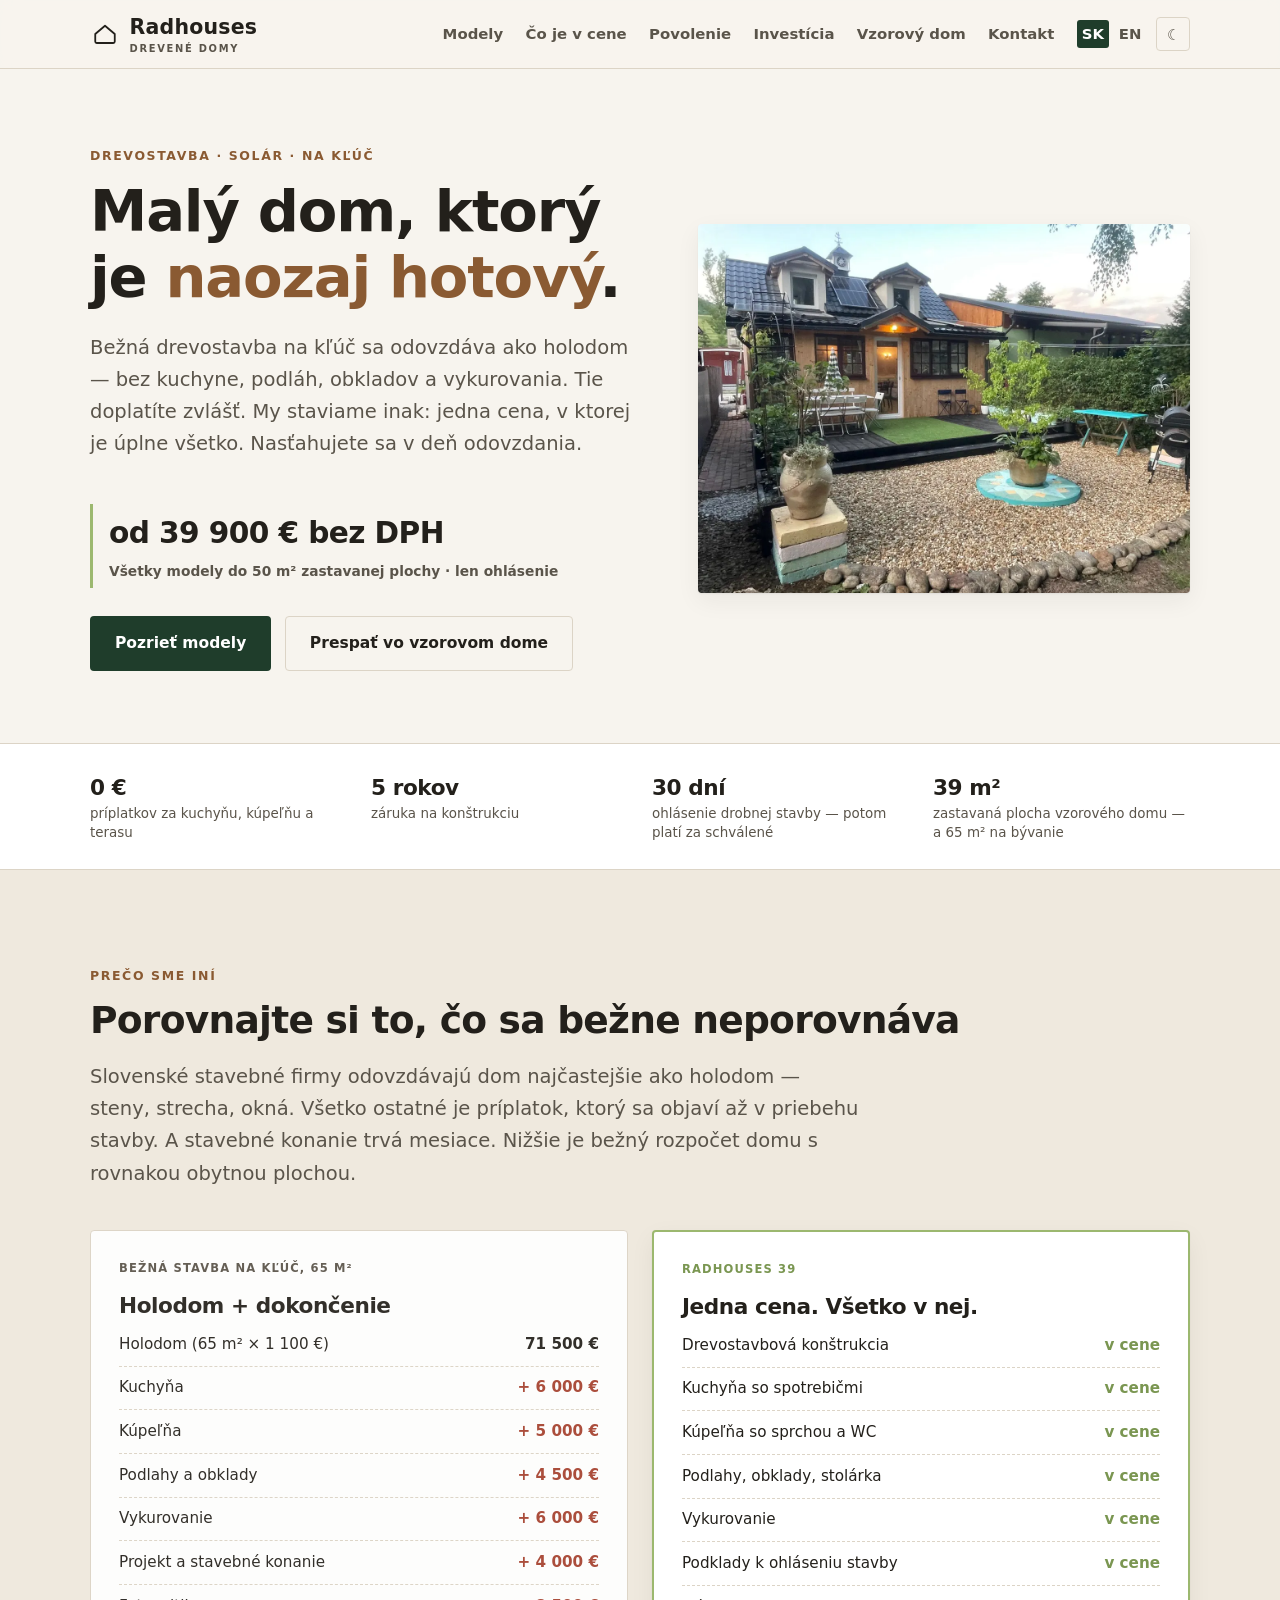
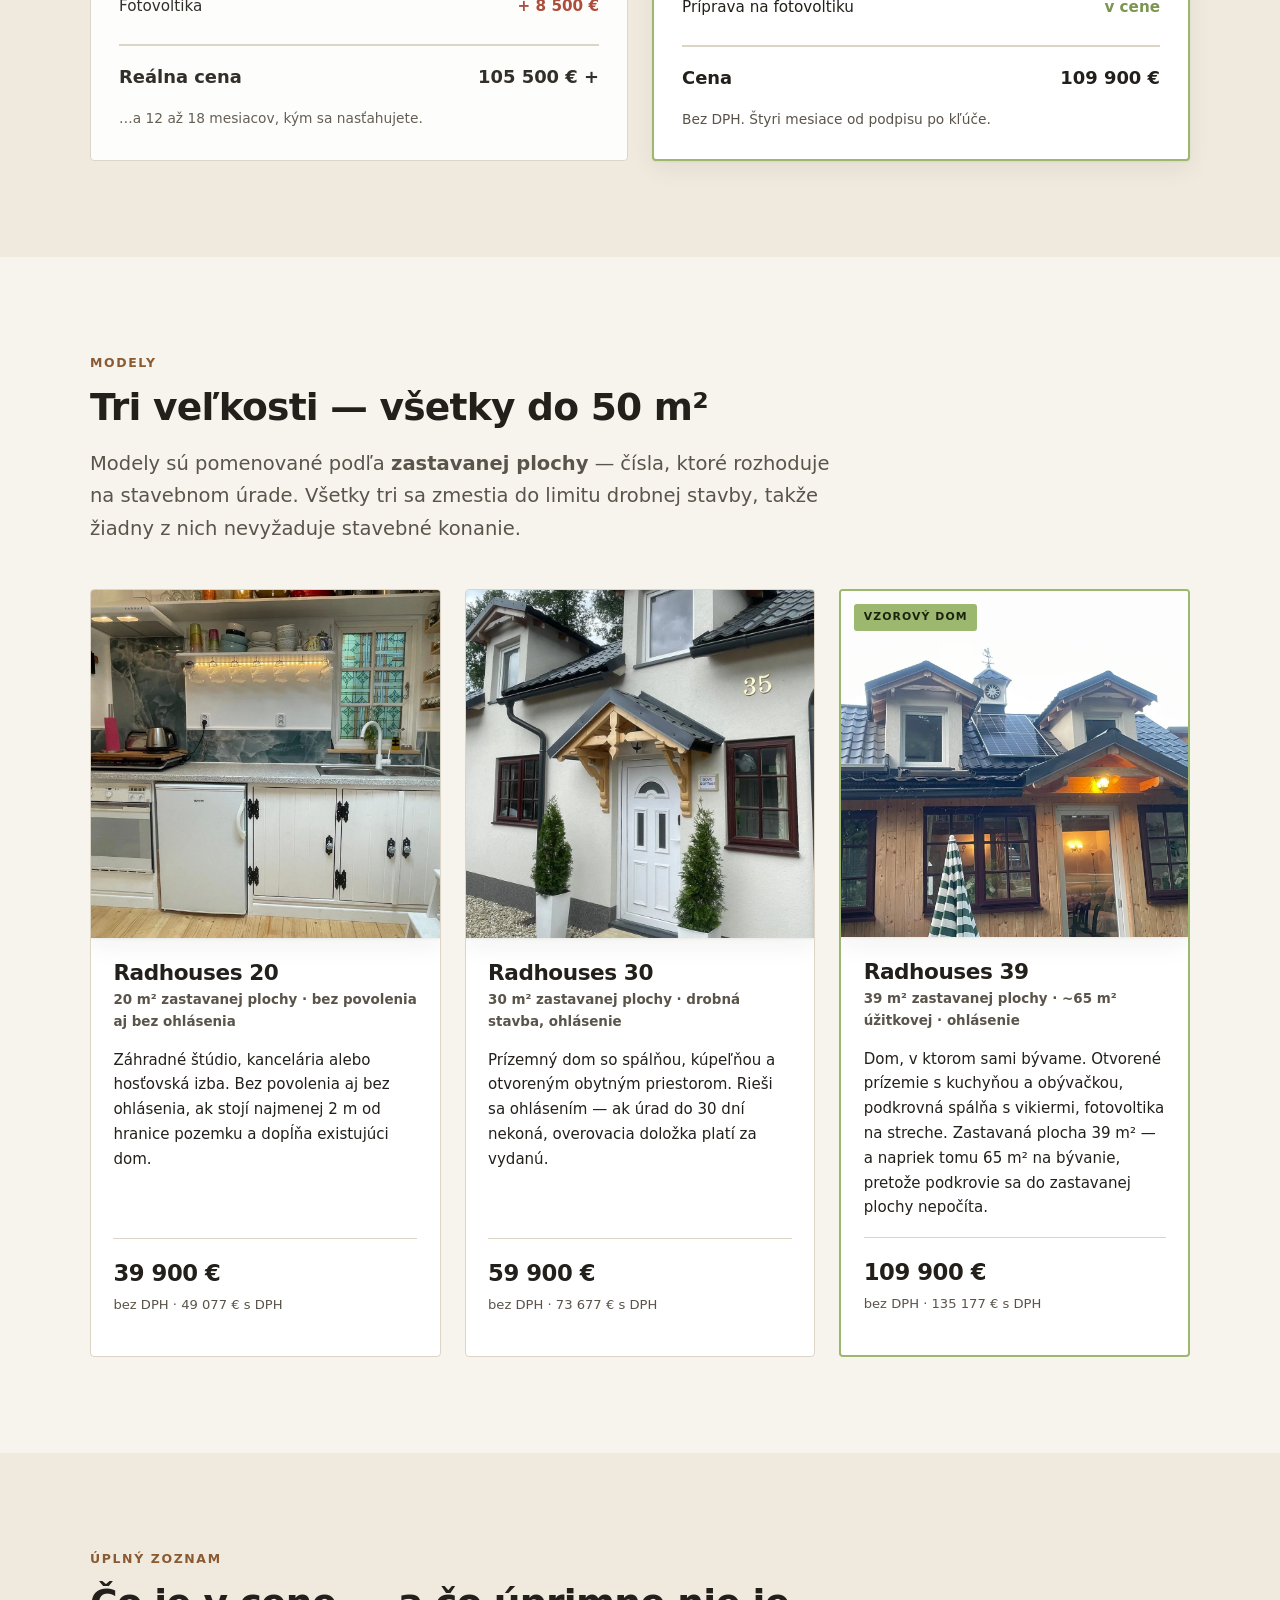
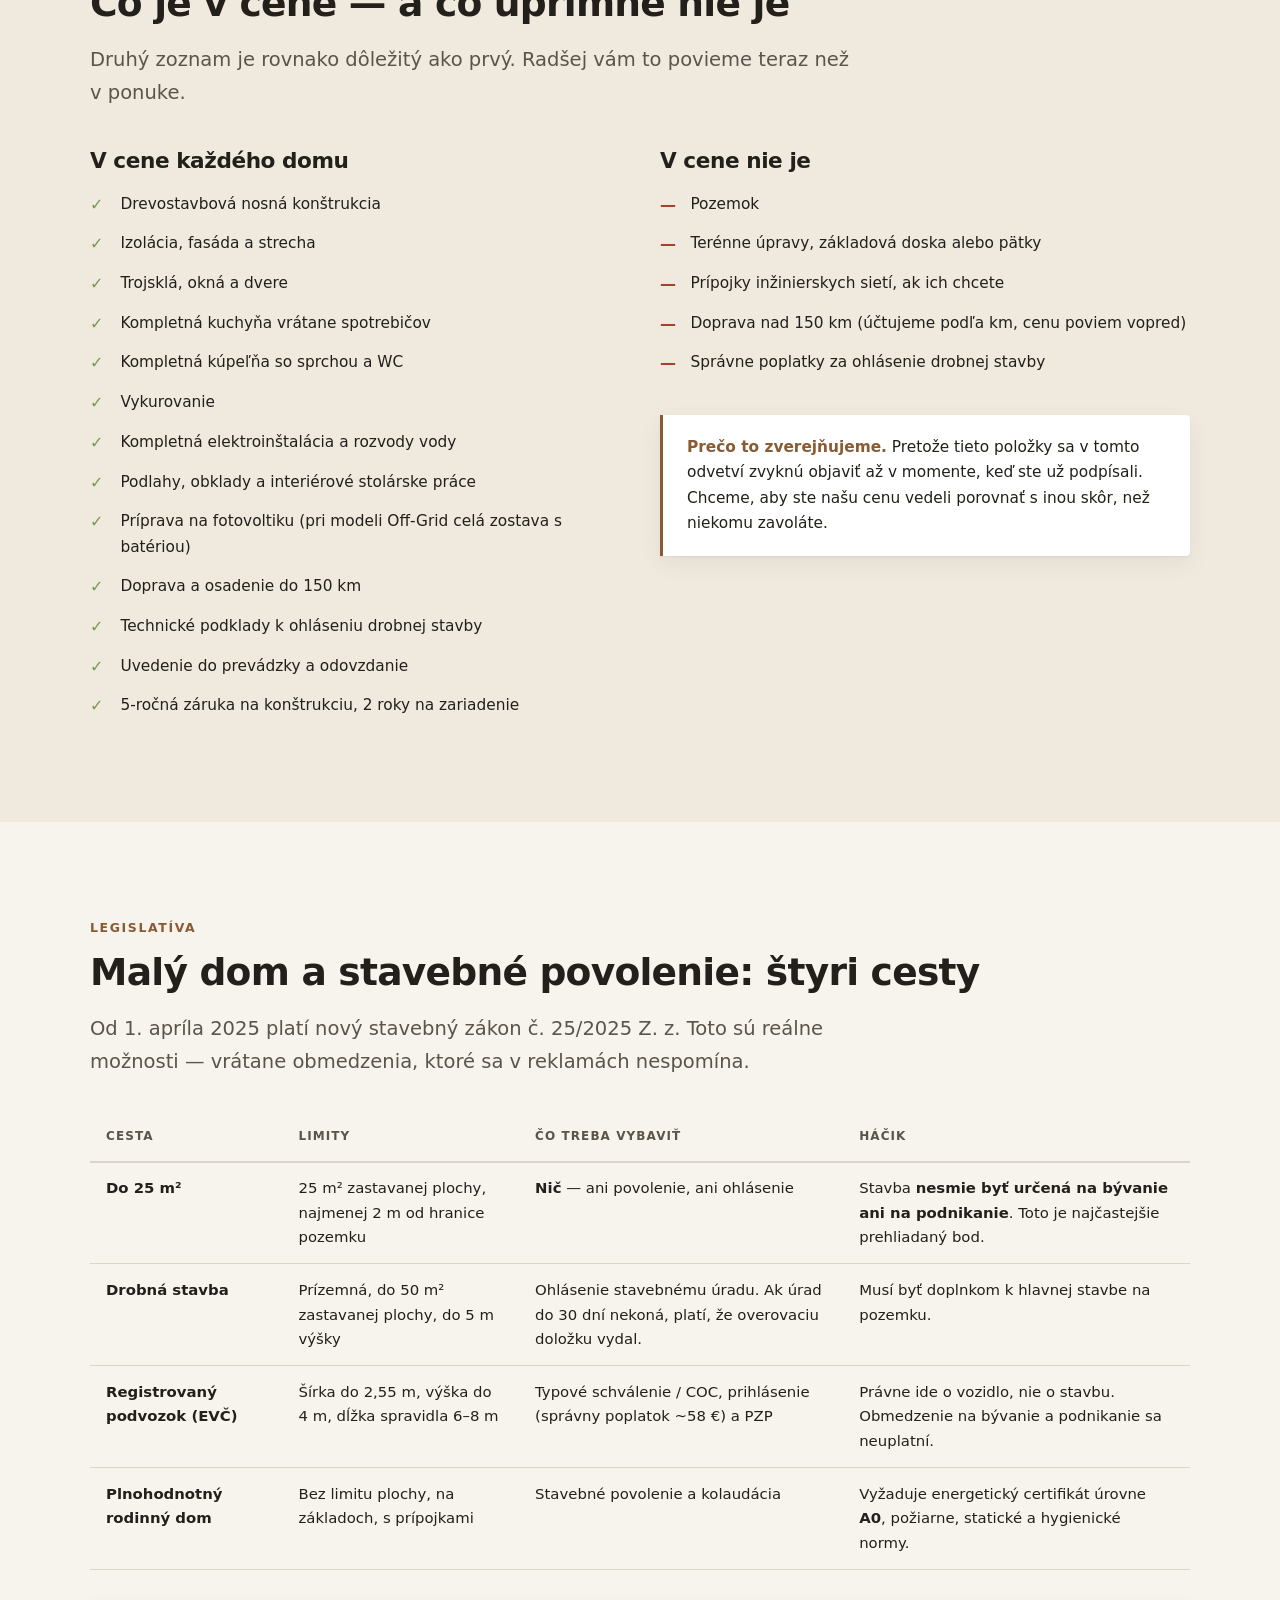
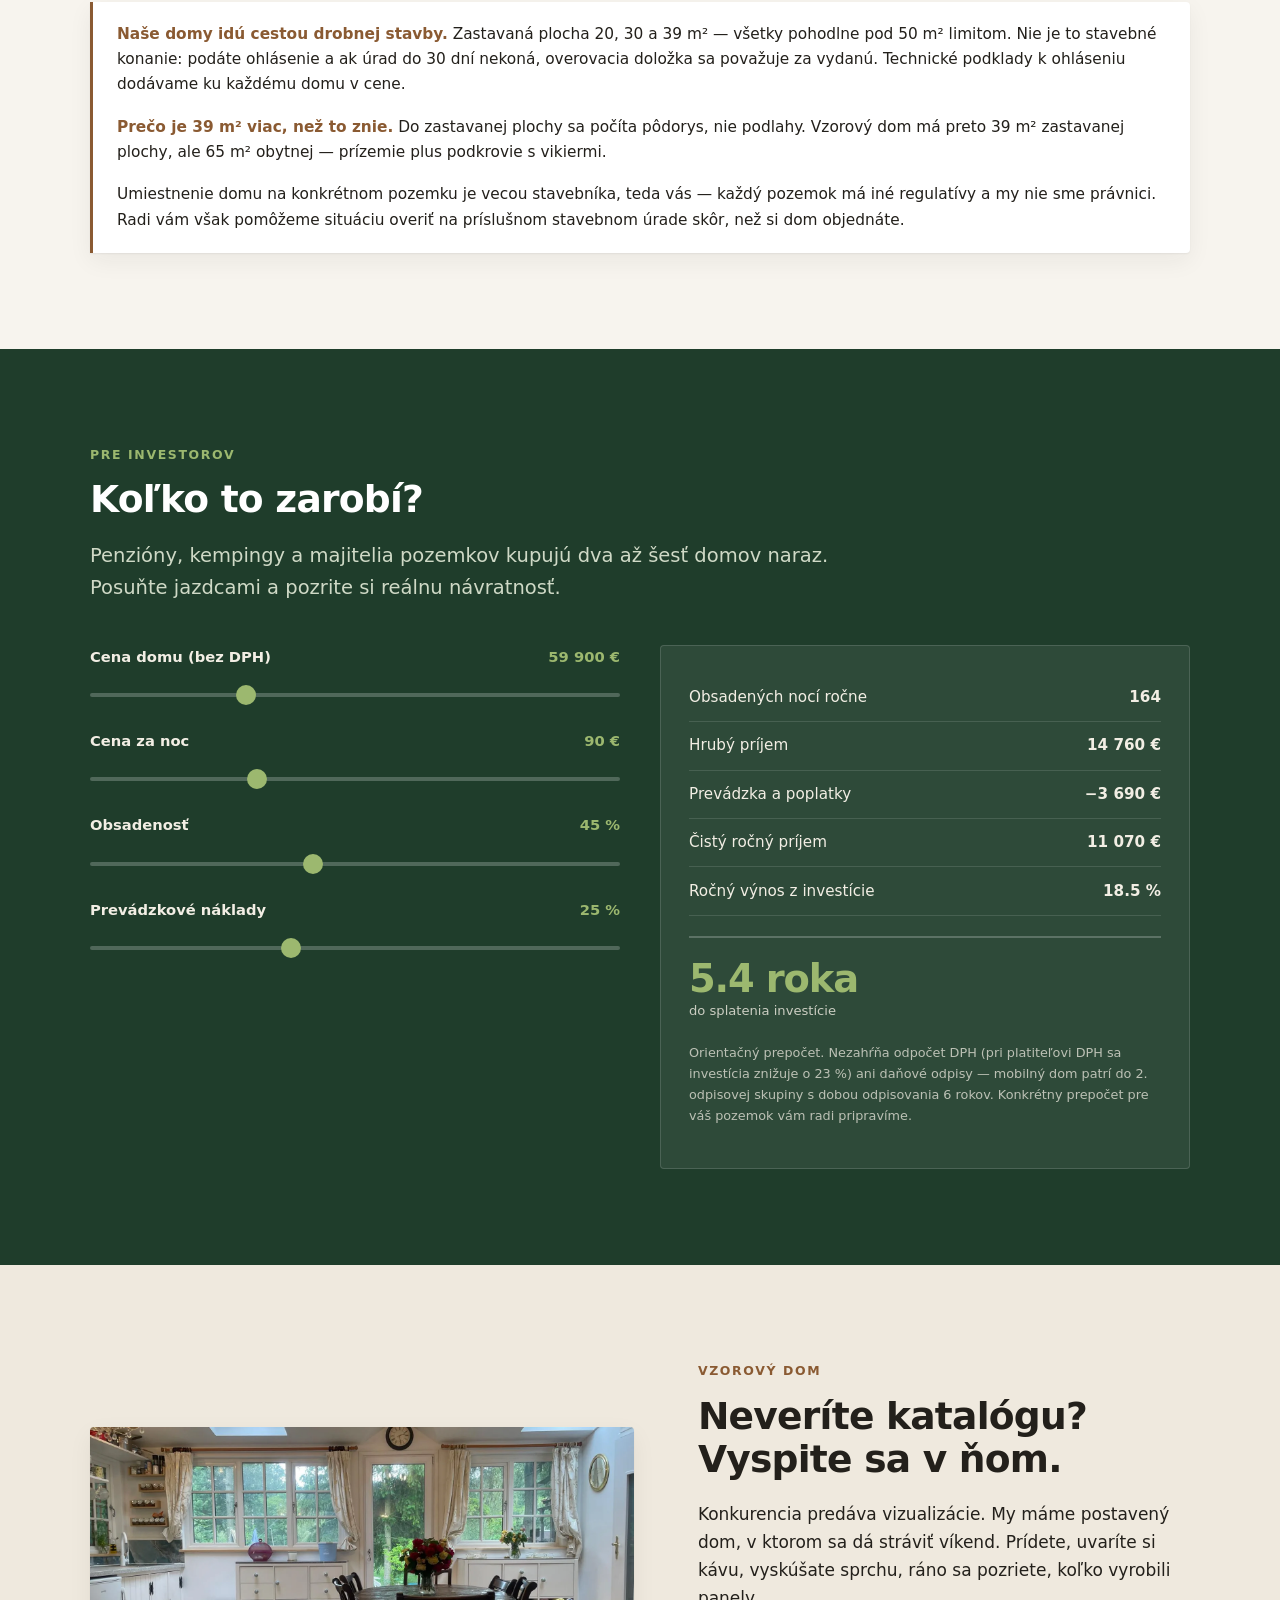
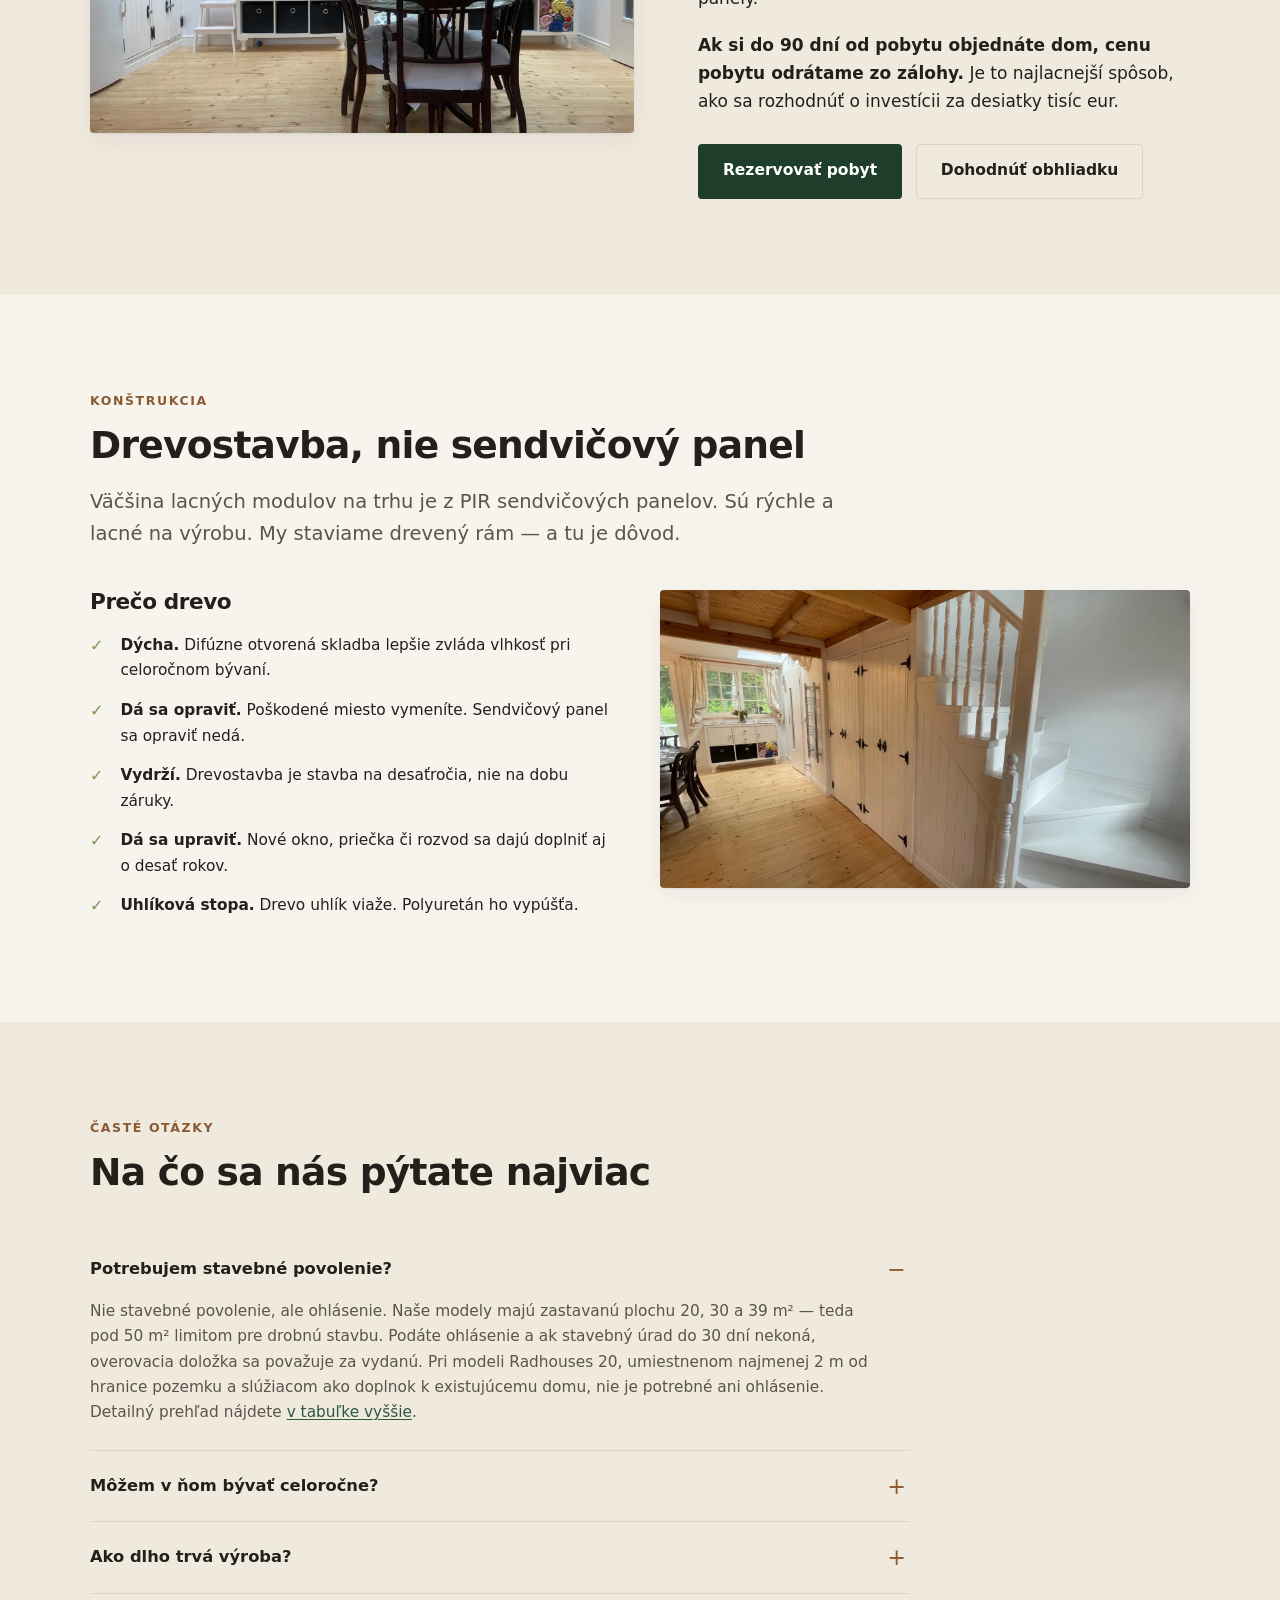
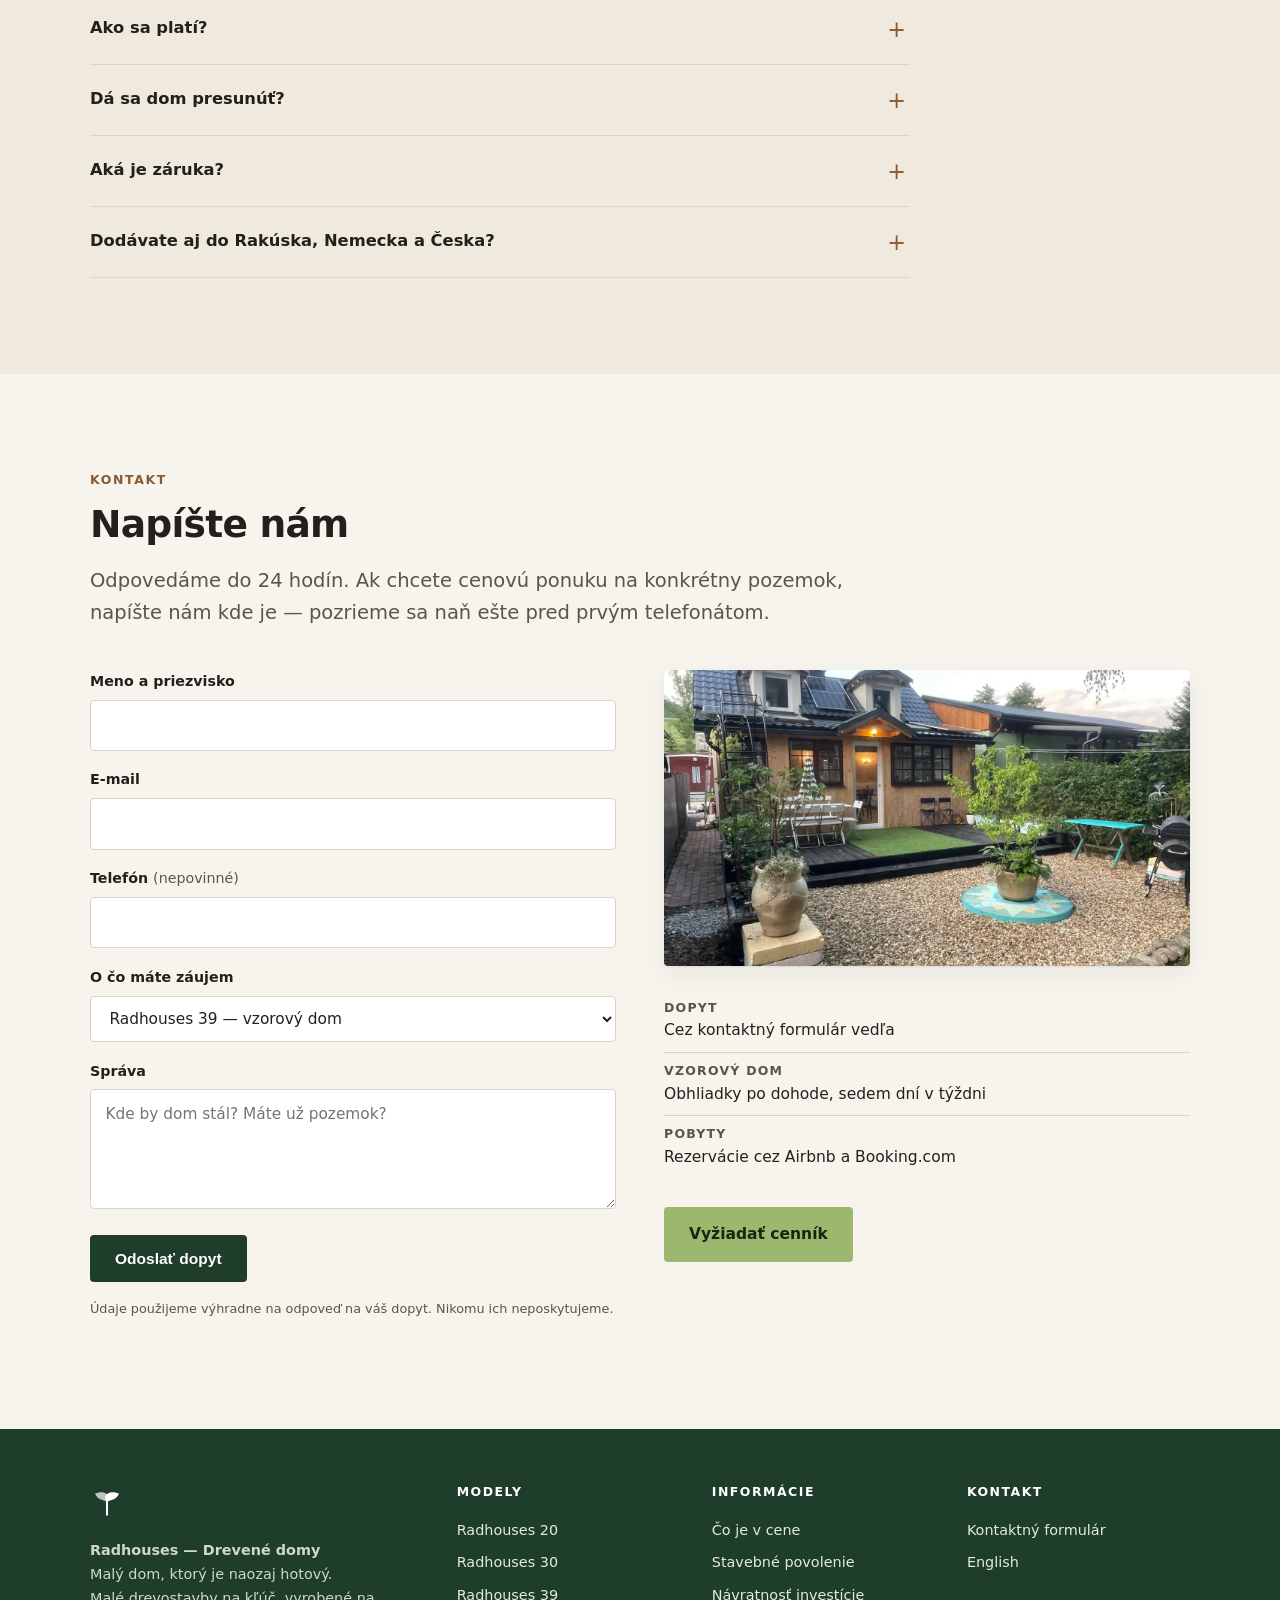
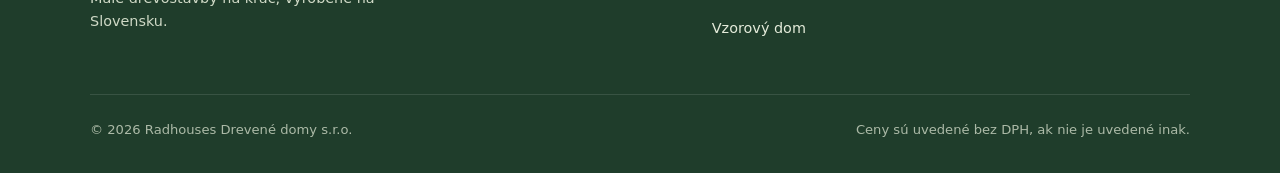
<file: index.html>
<!DOCTYPE html>
<html lang="sk">
<head>
<meta charset="utf-8">
<meta name="viewport" content="width=device-width, initial-scale=1">

<title>Drevené domy do 50 m² zastavanej plochy | Radhouses</title>
<meta name="description" content="Drevostavby, ktoré sa vojdú do limitu drobnej stavby — bez stavebného konania, len ohlásenie. Kuchyňa, kúpeľňa, podlahy aj vykurovanie v cene. Od 39 900 €.">
<link rel="canonical" href="https://radhouses.eu/">

<link rel="alternate" hreflang="sk" href="https://radhouses.eu/">
<link rel="alternate" hreflang="en" href="https://radhouses.eu/en/">
<link rel="alternate" hreflang="x-default" href="https://radhouses.eu/">

<meta property="og:type" content="website">
<meta property="og:locale" content="sk_SK">
<meta property="og:site_name" content="Radhouses — Drevené domy">
<meta property="og:title" content="Drevené domy do 50 m² zastavanej plochy — od 39 900 €">
<meta property="og:description" content="Drevostavby v režime drobnej stavby — len ohlásenie, žiadne stavebné konanie. Všetko dokončené, v jednej cene.">
<meta property="og:url" content="https://radhouses.eu/">
<meta property="og:image" content="https://radhouses.eu/images/og-image.jpg">
<meta name="twitter:card" content="summary_large_image">

<link rel="icon" href="/assets/favicon.svg" type="image/svg+xml">
<link rel="stylesheet" href="/assets/style.css">
</head>
<body>

<a class="skip" href="#main">Preskočiť na obsah</a>

<header class="site-header">
  <div class="wrap">
    <a class="brand" href="/" aria-label="Radhouses — domov">
      <svg viewBox="0 0 40 40" aria-hidden="true" fill="none">
        <path d="M7 20 20 9l13 11v10a2 2 0 0 1-2 2H9a2 2 0 0 1-2-2z"
              stroke="currentColor" stroke-width="2.4" stroke-linejoin="round"/>
      </svg>
      <span>
        <span class="brand-name">Radhouses</span>
        <span class="brand-sub">Drevené domy</span>
      </span>
    </a>

    <button class="nav-toggle" aria-expanded="false" aria-controls="nav" aria-label="Menu">☰</button>

    <nav class="nav" id="nav" aria-label="Hlavná navigácia">
      <a href="#modely">Modely</a>
      <a href="#cena">Čo je v cene</a>
      <a href="#povolenie">Povolenie</a>
      <a href="#investicia">Investícia</a>
      <a href="#vzorovy-dom">Vzorový dom</a>
      <a href="#kontakt">Kontakt</a>
      <span class="nav-tools">
        <span class="lang">
          <a href="/" aria-current="true" hreflang="sk">SK</a>
          <a href="/en/" hreflang="en">EN</a>
        </span>
        <button class="theme-toggle" data-label-dark="Prepnúť na tmavý režim" data-label-light="Prepnúť na svetlý režim">☾</button>
      </span>
    </nav>
  </div>
</header>

<main id="main">

  <!-- ============ HERO ============ -->
  <section class="hero">
    <div class="wrap">
      <div class="hero-grid">
        <div>
          <p class="eyebrow">Drevostavba · Solár · Na kľúč</p>
          <h1>Malý dom, ktorý je <em>naozaj hotový</em>.</h1>
          <p class="lede">
            Bežná drevostavba na kľúč sa odovzdáva ako holodom — bez kuchyne, podláh,
            obkladov a vykurovania. Tie doplatíte zvlášť. My staviame inak: jedna cena,
            v ktorej je úplne všetko. Nasťahujete sa v deň odovzdania.
          </p>

          <div class="price-flag">
            <span class="amount">od 39 900 € bez DPH</span>
            <span class="note">Všetky modely do 50 m² zastavanej plochy · len ohlásenie</span>
          </div>

          <div class="btn-row">
            <a class="btn btn-primary" href="#modely">Pozrieť modely</a>
            <a class="btn btn-outline" href="#vzorovy-dom">Prespať vo vzorovom dome</a>
          </div>
        </div>

        <img src="/images/hero-exterior.webp" width="1200" height="900" class="ph-img ph-hero"
             alt="Vzorový dom Radhouses 39 za súmraku — drevená fasáda, terasa a rozsvietený interiér">
      </div>
    </div>

    <div class="trust">
      <div class="wrap">
        <div class="trust-item"><strong>0 €</strong><span>príplatkov za kuchyňu, kúpeľňu a terasu</span></div>
        <div class="trust-item"><strong>5 rokov</strong><span>záruka na konštrukciu</span></div>
        <div class="trust-item"><strong>30 dní</strong><span>ohlásenie drobnej stavby — potom platí za schválené</span></div>
        <div class="trust-item"><strong>39 m²</strong><span>zastavaná plocha vzorového domu — a 65 m² na bývanie</span></div>
      </div>
    </div>
  </section>

  <!-- ============ THE WEDGE ============ -->
  <section id="cena" class="alt">
    <div class="wrap">
      <p class="eyebrow">Prečo sme iní</p>
      <h2>Porovnajte si to, čo sa bežne neporovnáva</h2>
      <p class="lede">
        Slovenské stavebné firmy odovzdávajú dom najčastejšie ako holodom — steny, strecha,
        okná. Všetko ostatné je príplatok, ktorý sa objaví až v priebehu stavby. A stavebné
        konanie trvá mesiace. Nižšie je bežný rozpočet domu s rovnakou obytnou plochou.
      </p>

      <div class="compare">
        <div class="compare-card them">
          <span class="tag">Bežná stavba na kľúč, 65 m²</span>
          <h3>Holodom + dokončenie</h3>
          <ul class="ledger">
            <li><span>Holodom (65 m² × 1 100 €)</span> <span class="amt">71 500 €</span></li>
            <li><span>Kuchyňa</span> <span class="amt add">+ 6 000 €</span></li>
            <li><span>Kúpeľňa</span> <span class="amt add">+ 5 000 €</span></li>
            <li><span>Podlahy a obklady</span> <span class="amt add">+ 4 500 €</span></li>
            <li><span>Vykurovanie</span> <span class="amt add">+ 6 000 €</span></li>
            <li><span>Projekt a stavebné konanie</span> <span class="amt add">+ 4 000 €</span></li>
            <li><span>Fotovoltika</span> <span class="amt add">+ 8 500 €</span></li>
          </ul>
          <div class="ledger-total"><span>Reálna cena</span> <span>105 500 € +</span></div>
          <p style="font-size:.86rem;color:var(--text-soft);margin:1rem 0 0">
            …a 12 až 18 mesiacov, kým sa nasťahujete.
          </p>
        </div>

        <div class="compare-card us">
          <span class="tag">Radhouses 39</span>
          <h3>Jedna cena. Všetko v nej.</h3>
          <ul class="ledger">
            <li><span>Drevostavbová konštrukcia</span> <span class="amt inc">v cene</span></li>
            <li><span>Kuchyňa so spotrebičmi</span> <span class="amt inc">v cene</span></li>
            <li><span>Kúpeľňa so sprchou a WC</span> <span class="amt inc">v cene</span></li>
            <li><span>Podlahy, obklady, stolárka</span> <span class="amt inc">v cene</span></li>
            <li><span>Vykurovanie</span> <span class="amt inc">v cene</span></li>
            <li><span>Podklady k ohláseniu stavby</span> <span class="amt inc">v cene</span></li>
            <li><span>Príprava na fotovoltiku</span> <span class="amt inc">v cene</span></li>
          </ul>
          <div class="ledger-total"><span>Cena</span> <span>109 900 €</span></div>
          <p style="font-size:.86rem;color:var(--text-soft);margin:1rem 0 0">
            Bez DPH. Štyri mesiace od podpisu po kľúče.
          </p>
        </div>
      </div>
    </div>
  </section>

  <!-- ============ MODELS ============ -->
  <section id="modely">
    <div class="wrap">
            <p class="eyebrow">Modely</p>
      <h2>Tri veľkosti — všetky do 50 m²</h2>
      <p class="lede">
        Modely sú pomenované podľa <strong>zastavanej plochy</strong> — čísla, ktoré rozhoduje
        na stavebnom úrade. Všetky tri sa zmestia do limitu drobnej stavby, takže žiadny
        z nich nevyžaduje stavebné konanie.
      </p>

      <div class="models">

        <article class="model">
          <div class="model-wrap">
            <img src="/images/model-20.webp" width="1000" height="1000" class="ph-img"
                 alt="Kuchyňa s vitrážovým oknom a kamennou pracovnou doskou v dome Radhouses">
          </div>
          <div class="model-body">
            <h3>Radhouses 20</h3>
            <p class="meta">20 m² zastavanej plochy · bez povolenia aj bez ohlásenia</p>
            <p>Záhradné štúdio, kancelária alebo hosťovská izba. Bez povolenia aj bez
              ohlásenia, ak stojí najmenej 2 m od hranice pozemku a dopĺňa existujúci dom.</p>
            <p class="price"><b>39 900 €</b><span>bez DPH · 49 077 € s DPH</span></p>
          </div>
        </article>

        <article class="model">
          <div class="model-wrap">
            <img src="/images/model-30.webp" width="1000" height="1000" class="ph-img"
                 alt="Vstupná fasáda domu Radhouses s dreveným prístreškom nad dverami">
          </div>
          <div class="model-body">
            <h3>Radhouses 30</h3>
            <p class="meta">30 m² zastavanej plochy · drobná stavba, ohlásenie</p>
            <p>Prízemný dom so spálňou, kúpeľňou a otvoreným obytným priestorom. Rieši sa
              ohlásením — ak úrad do 30 dní nekoná, overovacia doložka platí za vydanú.</p>
            <p class="price"><b>59 900 €</b><span>bez DPH · 73 677 € s DPH</span></p>
          </div>
        </article>

        <article class="model flag">
          <div class="model-wrap">
            <span class="badge">Vzorový dom</span>
            <img src="/images/model-39.webp" width="1200" height="1200" class="ph-img"
                 alt="Vikiere, vežička s hodinami a fotovoltické panely na streche domu Radhouses 39">
          </div>
          <div class="model-body">
            <h3>Radhouses 39</h3>
            <p class="meta">39 m² zastavanej plochy · ~65 m² úžitkovej · ohlásenie</p>
            <p>Dom, v ktorom sami bývame. Otvorené prízemie s kuchyňou a obývačkou, podkrovná
              spálňa s vikiermi, fotovoltika na streche. Zastavaná plocha 39 m² — a napriek
              tomu 65 m² na bývanie, pretože podkrovie sa do zastavanej plochy nepočíta.</p>
            <p class="price"><b>109 900 €</b><span>bez DPH · 135 177 € s DPH</span></p>
          </div>
        </article>

      </div>
    </div>
  </section>

  <!-- ============ INCLUDED / NOT INCLUDED ============ -->
  <section class="alt">
    <div class="wrap">
      <p class="eyebrow">Úplný zoznam</p>
      <h2>Čo je v cene — a čo úprimne nie je</h2>
      <p class="lede">
        Druhý zoznam je rovnako dôležitý ako prvý. Radšej vám to povieme teraz než v ponuke.
      </p>

      <div class="two-col">
        <div>
          <h3>V cene každého domu</h3>
          <ul class="checklist yes">
            <li>Drevostavbová nosná konštrukcia</li>
            <li>Izolácia, fasáda a strecha</li>
            <li>Trojsklá, okná a dvere</li>
            <li>Kompletná kuchyňa vrátane spotrebičov</li>
            <li>Kompletná kúpeľňa so sprchou a WC</li>
            <li>Vykurovanie</li>
            <li>Kompletná elektroinštalácia a rozvody vody</li>
            <li>Podlahy, obklady a interiérové stolárske práce</li>
            <li>Príprava na fotovoltiku (pri modeli Off-Grid celá zostava s batériou)</li>
            <li>Doprava a osadenie do 150 km</li>
            <li>Technické podklady k ohláseniu drobnej stavby</li>
            <li>Uvedenie do prevádzky a odovzdanie</li>
            <li>5-ročná záruka na konštrukciu, 2 roky na zariadenie</li>
          </ul>
        </div>

        <div>
          <h3>V cene nie je</h3>
          <ul class="checklist no">
            <li>Pozemok</li>
            <li>Terénne úpravy, základová doska alebo pätky</li>
            <li>Prípojky inžinierskych sietí, ak ich chcete</li>
            <li>Doprava nad 150 km (účtujeme podľa km, cenu poviem vopred)</li>
            <li>Správne poplatky za ohlásenie drobnej stavby</li>
          </ul>

          <div class="callout">
            <p><strong>Prečo to zverejňujeme.</strong> Pretože tieto položky sa v tomto odvetví
              zvyknú objaviť až v momente, keď ste už podpísali. Chceme, aby ste našu cenu vedeli
              porovnať s inou skôr, než niekomu zavoláte.</p>
          </div>
        </div>
      </div>
    </div>
  </section>

  <!-- ============ LEGAL ROUTES — SEO cornerstone ============ -->
  <section id="povolenie">
    <div class="wrap">
      <p class="eyebrow">Legislatíva</p>
      <h2>Malý dom a stavebné povolenie: štyri cesty</h2>
      <p class="lede">
        Od 1. apríla 2025 platí nový stavebný zákon č. 25/2025 Z. z. Toto sú reálne možnosti —
        vrátane obmedzenia, ktoré sa v reklamách nespomína.
      </p>

      <div class="table-scroll">
        <table>
          <caption class="visually-hidden">Prehľad právnych režimov pre umiestnenie malého domu na Slovensku</caption>
          <thead>
            <tr>
              <th scope="col">Cesta</th>
              <th scope="col">Limity</th>
              <th scope="col">Čo treba vybaviť</th>
              <th scope="col">Háčik</th>
            </tr>
          </thead>
          <tbody>
            <tr>
              <td><strong>Do 25 m²</strong></td>
              <td>25 m² zastavanej plochy, najmenej 2 m od hranice pozemku</td>
              <td><strong>Nič</strong> — ani povolenie, ani ohlásenie</td>
              <td>Stavba <strong>nesmie byť určená na bývanie ani na podnikanie</strong>. Toto je najčastejšie prehliadaný bod.</td>
            </tr>
            <tr>
              <td><strong>Drobná stavba</strong></td>
              <td>Prízemná, do 50 m² zastavanej plochy, do 5 m výšky</td>
              <td>Ohlásenie stavebnému úradu. Ak úrad do 30 dní nekoná, platí, že overovaciu doložku vydal.</td>
              <td>Musí byť doplnkom k hlavnej stavbe na pozemku.</td>
            </tr>
            <tr>
              <td><strong>Registrovaný podvozok (EVČ)</strong></td>
              <td>Šírka do 2,55 m, výška do 4 m, dĺžka spravidla 6–8 m</td>
              <td>Typové schválenie / COC, prihlásenie (správny poplatok ~58 €) a PZP</td>
              <td>Právne ide o vozidlo, nie o stavbu. Obmedzenie na bývanie a podnikanie sa neuplatní.</td>
            </tr>
            <tr>
              <td><strong>Plnohodnotný rodinný dom</strong></td>
              <td>Bez limitu plochy, na základoch, s prípojkami</td>
              <td>Stavebné povolenie a kolaudácia</td>
              <td>Vyžaduje energetický certifikát úrovne <strong>A0</strong>, požiarne, statické a hygienické normy.</td>
            </tr>
          </tbody>
        </table>
      </div>

      <div class="callout">
        <p><strong>Naše domy idú cestou drobnej stavby.</strong> Zastavaná plocha 20, 30 a
          39 m² — všetky pohodlne pod 50 m² limitom. Nie je to stavebné konanie: podáte
          ohlásenie a ak úrad do 30 dní nekoná, overovacia doložka sa považuje za vydanú.
          Technické podklady k ohláseniu dodávame ku každému domu v cene.</p>
        <p><strong>Prečo je 39 m² viac, než to znie.</strong> Do zastavanej plochy sa počíta
          pôdorys, nie podlahy. Vzorový dom má preto 39 m² zastavanej plochy, ale 65 m²
          obytnej — prízemie plus podkrovie s vikiermi.</p>
        <p>Umiestnenie domu na konkrétnom pozemku je vecou stavebníka, teda vás — každý pozemok
          má iné regulatívy a my nie sme právnici. Radi vám však pomôžeme situáciu overiť na
          príslušnom stavebnom úrade skôr, než si dom objednáte.</p>
      </div>
    </div>
  </section>

  <!-- ============ ROI CALCULATOR ============ -->
  <section id="investicia" class="dark-panel">
    <div class="wrap">
      <p class="eyebrow" style="color:var(--lime)">Pre investorov</p>
      <h2>Koľko to zarobí?</h2>
      <p class="lede" style="color:#CFD9C6">
        Penzióny, kempingy a majitelia pozemkov kupujú dva až šesť domov naraz. Posuňte
        jazdcami a pozrite si reálnu návratnosť.
      </p>

      <div class="calc" id="roi" data-years="roka">
        <div class="calc-inputs">
          <div class="field">
            <label for="c-price">Cena domu (bez DPH) <output id="o-price" for="c-price"></output></label>
            <input type="range" id="c-price" min="39900" max="109900" step="5000" value="59900">
          </div>
          <div class="field">
            <label for="c-rate">Cena za noc <output id="o-rate" for="c-rate"></output></label>
            <input type="range" id="c-rate" min="50" max="180" step="5" value="90">
          </div>
          <div class="field">
            <label for="c-occ">Obsadenosť <output id="o-occ" for="c-occ"></output></label>
            <input type="range" id="c-occ" min="20" max="80" step="1" value="45">
          </div>
          <div class="field">
            <label for="c-cost">Prevádzkové náklady <output id="o-cost" for="c-cost"></output></label>
            <input type="range" id="c-cost" min="10" max="50" step="1" value="25">
          </div>
        </div>

        <div class="calc-out">
          <div class="calc-row"><span>Obsadených nocí ročne</span> <b id="r-nights"></b></div>
          <div class="calc-row"><span>Hrubý príjem</span> <b id="r-gross"></b></div>
          <div class="calc-row"><span>Prevádzka a poplatky</span> <b id="r-running"></b></div>
          <div class="calc-row"><span>Čistý ročný príjem</span> <b id="r-net"></b></div>
          <div class="calc-row"><span>Ročný výnos z investície</span> <b id="r-yield"></b></div>

          <div class="calc-headline">
            <div class="big" id="r-payback"></div>
            <div class="cap">do splatenia investície</div>
          </div>

          <p class="calc-note">
            Orientačný prepočet. Nezahŕňa odpočet DPH (pri platiteľovi DPH sa investícia znižuje
            o 23 %) ani daňové odpisy — mobilný dom patrí do 2. odpisovej skupiny s dobou
            odpisovania 6 rokov. Konkrétny prepočet pre váš pozemok vám radi pripravíme.
          </p>
        </div>
      </div>
    </div>
  </section>

  <!-- ============ SHOW HOUSE ============ -->
  <section id="vzorovy-dom" class="alt">
    <div class="wrap">
      <div class="hero-grid">
        <img src="/images/interior-evening.webp" width="1600" height="900" class="ph-img" loading="lazy"
             alt="Otvorená kuchyňa a jedáleň vzorového domu so strešnými oknami a výhľadom do záhrady">
        <div>
          <p class="eyebrow">Vzorový dom</p>
          <h2>Neveríte katalógu? Vyspite sa v ňom.</h2>
          <p>
            Konkurencia predáva vizualizácie. My máme postavený dom, v ktorom sa dá stráviť
            víkend. Prídete, uvaríte si kávu, vyskúšate sprchu, ráno sa pozriete, koľko
            vyrobili panely.
          </p>
          <p>
            <strong>Ak si do 90 dní od pobytu objednáte dom, cenu pobytu odrátame zo zálohy.</strong>
            Je to najlacnejší spôsob, ako sa rozhodnúť o investícii za desiatky tisíc eur.
          </p>
          <div class="btn-row">
            <a class="btn btn-primary" href="#kontakt">Rezervovať pobyt</a>
            <a class="btn btn-outline" href="#kontakt">Dohodnúť obhliadku</a>
          </div>
        </div>
      </div>
    </div>
  </section>

  <!-- ============ TIMBER FRAME ============ -->
  <section>
    <div class="wrap">
      <p class="eyebrow">Konštrukcia</p>
      <h2>Drevostavba, nie sendvičový panel</h2>
      <p class="lede">
        Väčšina lacných modulov na trhu je z PIR sendvičových panelov. Sú rýchle a lacné na
        výrobu. My staviame drevený rám — a tu je dôvod.
      </p>

      <div class="two-col">
        <div>
          <h3>Prečo drevo</h3>
          <ul class="checklist yes">
            <li><strong>Dýcha.</strong> Difúzne otvorená skladba lepšie zvláda vlhkosť pri celoročnom bývaní.</li>
            <li><strong>Dá sa opraviť.</strong> Poškodené miesto vymeníte. Sendvičový panel sa opraviť nedá.</li>
            <li><strong>Vydrží.</strong> Drevostavba je stavba na desaťročia, nie na dobu záruky.</li>
            <li><strong>Dá sa upraviť.</strong> Nové okno, priečka či rozvod sa dajú doplniť aj o desať rokov.</li>
            <li><strong>Uhlíková stopa.</strong> Drevo uhlík viaže. Polyuretán ho vypúšťa.</li>
          </ul>
        </div>
        <img src="/images/timber-detail.webp" width="1600" height="900" class="ph-img" loading="lazy"
             alt="Priznaný drevený trámový strop a schodisko s vysústruženými stĺpikmi">
      </div>
    </div>
  </section>

  <!-- ============ FAQ ============ -->
  <section class="alt">
    <div class="wrap">
      <p class="eyebrow">Časté otázky</p>
      <h2>Na čo sa nás pýtate najviac</h2>

      <div class="faq">
        <details open>
          <summary>Potrebujem stavebné povolenie?</summary>
          <div>
            <p>Nie stavebné povolenie, ale ohlásenie. Naše modely majú zastavanú plochu 20, 30
              a 39 m² — teda pod 50 m² limitom pre drobnú stavbu. Podáte ohlásenie a ak stavebný
              úrad do 30 dní nekoná, overovacia doložka sa považuje za vydanú. Pri modeli
              Radhouses 20, umiestnenom najmenej 2 m od hranice pozemku a slúžiacom ako doplnok
              k existujúcemu domu, nie je potrebné ani ohlásenie. Detailný prehľad nájdete
              <a href="#povolenie">v tabuľke vyššie</a>.</p>
          </div>
        </details>

        <details>
          <summary>Môžem v ňom bývať celoročne?</summary>
          <div>
            <p>Áno, všetky naše domy sú stavané na celoročnú prevádzku — izolácia, trojsklá aj
              vykurovanie tomu zodpovedajú. Právne je to však iná otázka: ak má dom slúžiť ako
              plnohodnotný rodinný dom na trvalý pobyt, vyžaduje sa stavebné povolenie,
              kolaudácia a energetický certifikát A0. Väčšina našich zákazníkov dom používa ako
              rekreačný objekt, štúdio alebo ubytovaciu jednotku, kde tieto povinnosti nevznikajú.
              Ktorý režim sa týka vášho zámeru, si spolu overíme pred objednávkou.</p>
          </div>
        </details>

        <details>
          <summary>Ako dlho trvá výroba?</summary>
          <div>
            <p>10 až 12 týždňov od zloženia zálohy, podľa modelu a ročného obdobia. Okná a
              fotovoltika majú najdlhšie dodacie lehoty, preto ich objednávame hneď po podpise.</p>
          </div>
        </details>

        <details>
          <summary>Ako sa platí?</summary>
          <div>
            <p>V troch splátkach: 30 % pri objednávke, 40 % po dokončení konštrukcie a
              30 % pri dodaní. Nezačíname stavať skôr, ako je záloha na účte — a vy neplatíte
              poslednú tretinu skôr, ako dom stojí na vašom pozemku.</p>
          </div>
        </details>

        <details>
          <summary>Dá sa dom presunúť?</summary>
          <div>
            <p>Áno, ale nie svojpomocne. Domy staviame v rozmeroch, ktoré sa zmestia na bežnú
              cestnú prepravu (šírka do 2,55 m), takže presun je otázkou žeriavu a podvalníka —
              rovnako ako pri prvom dodaní. Nie je to však operácia na každý rok a náklady na
              presun sa účtujú samostatne.</p>
          </div>
        </details>

        <details>
          <summary>Aká je záruka?</summary>
          <div>
            <p>5 rokov na nosnú konštrukciu a obálku budovy, 2 roky na zariadenie a spotrebiče.
              Na každý dom vedieme fotodokumentáciu zo štyroch fáz výroby — viete presne, čo je
              v stenách.</p>
          </div>
        </details>

        <details>
          <summary>Dodávate aj do Rakúska, Nemecka a Česka?</summary>
          <div>
            <p>Áno. Doprava nad 150 km sa účtuje podľa kilometrov a cenu poviem vopred, nie až
              vo faktúre. Pri vývoze dodávame aj technickú dokumentáciu k domu v angličtine
              alebo nemčine.</p>
          </div>
        </details>
      </div>
    </div>
  </section>

  <!-- ============ CONTACT ============ -->
  <section id="kontakt">
    <div class="wrap">
      <p class="eyebrow">Kontakt</p>
      <h2>Napíšte nám</h2>
      <p class="lede">
        Odpovedáme do 24 hodín. Ak chcete cenovú ponuku na konkrétny pozemok, napíšte nám
        kde je — pozrieme sa naň ešte pred prvým telefonátom.
      </p>

      <div class="contact-grid">
        <!-- Formspree endpoint. The field named "email" below becomes the Reply-To,
             so replying in Gmail goes straight back to the enquirer. -->
        <form name="dopyt" method="post" action="https://formspree.io/f/xgawogoy" novalidate>
          <input type="hidden" name="_subject" value="Nový dopyt z radhouses.eu">
          <div class="form-field">
            <label for="f-name">Meno a priezvisko</label>
            <input type="text" id="f-name" name="name" autocomplete="name" required>
          </div>
          <div class="form-field">
            <label for="f-email">E-mail</label>
            <input type="email" id="f-email" name="email" autocomplete="email" required>
          </div>
          <div class="form-field">
            <label for="f-phone">Telefón <span style="font-weight:400;color:var(--text-soft)">(nepovinné)</span></label>
            <input type="tel" id="f-phone" name="phone" autocomplete="tel">
          </div>
          <div class="form-field">
            <label for="f-model">O čo máte záujem</label>
            <select id="f-model" name="model">
              <option>Radhouses 20 — záhradné štúdio</option>
              <option>Radhouses 30 — prízemný dom</option>
              <option selected>Radhouses 39 — vzorový dom</option>
              <option>Viac domov (investičný projekt)</option>
              <option>Pobyt vo vzorovom dome</option>
              <option>Zatiaľ neviem, poraďte mi</option>
            </select>
          </div>
          <div class="form-field">
            <label for="f-msg">Správa</label>
            <textarea id="f-msg" name="message" placeholder="Kde by dom stál? Máte už pozemok?"></textarea>
          </div>
          <button class="btn btn-primary" type="submit">Odoslať dopyt</button>
          <p style="font-size:.8rem;color:var(--text-soft);margin-top:1rem">
            Údaje použijeme výhradne na odpoveď na váš dopyt. Nikomu ich neposkytujeme.
          </p>
        </form>

        <div>
          <img src="/images/location.webp" width="1400" height="788" class="ph-img" loading="lazy"
               alt="Vzorový dom Radhouses 39 so záhradou a terasou za súmraku">
          <ul class="contact-detail">
            <li><span>Dopyt</span> Cez kontaktný formulár vedľa</li>
            <li><span>Vzorový dom</span> Obhliadky po dohode, sedem dní v týždni</li>
            <li><span>Pobyty</span> Rezervácie cez Airbnb a Booking.com</li>
          </ul>
          <div class="btn-row">
            <a class="btn btn-lime" href="#kontakt">Vyžiadať cenník</a>
          </div>
        </div>
      </div>
    </div>
  </section>

</main>

<footer class="site-footer">
  <div class="wrap">
    <div class="footer-grid">
      <div class="footer-brand">
        <svg viewBox="0 0 40 40" aria-hidden="true" fill="none">
          <path d="M20 35V19" stroke="#fff" stroke-width="2.4" stroke-linecap="round"/>
          <path d="M20 19C20 19 8 18 6 10c0-0 9-4 14 1 5 5 0 8 0 8Z" fill="#fff" opacity=".7"/>
          <path d="M20 19c0 0 12-1 14-9 0 0-9-4-14 1-5 5 0 8 0 8Z" fill="#fff"/>
        </svg>
        <p><strong>Radhouses — Drevené domy</strong><br>
          Malý dom, ktorý je naozaj hotový.<br>
          Malé drevostavby na kľúč, vyrobené na Slovensku.</p>
      </div>

      <div>
        <h4>Modely</h4>
        <ul>
          <li><a href="#modely">Radhouses 20</a></li>
          <li><a href="#modely">Radhouses 30</a></li>
          <li><a href="#modely">Radhouses 39</a></li>
        </ul>
      </div>

      <div>
        <h4>Informácie</h4>
        <ul>
          <li><a href="#cena">Čo je v cene</a></li>
          <li><a href="#povolenie">Stavebné povolenie</a></li>
          <li><a href="#investicia">Návratnosť investície</a></li>
          <li><a href="#vzorovy-dom">Vzorový dom</a></li>
        </ul>
      </div>

      <div>
        <h4>Kontakt</h4>
        <ul>
          <li><a href="#kontakt">Kontaktný formulár</a></li>
          <li><a href="/en/" hreflang="en">English</a></li>
        </ul>
      </div>
    </div>

    <div class="footer-bottom">
      <span>© 2026 Radhouses Drevené domy s.r.o.</span>
      <span>Ceny sú uvedené bez DPH, ak nie je uvedené inak.</span>
    </div>
  </div>
</footer>

<script src="/assets/site.js" defer></script>

<script type="application/ld+json">
{
  "@context": "https://schema.org",
  "@graph": [
    {
      "@type": ["Organization", "LocalBusiness"],
      "@id": "https://radhouses.eu/#organization",
      "name": "Radhouses — Drevené domy",
      "description": "Výrobca malých drevostavieb na kľúč do 50 m² zastavanej plochy. Kompletne dokončené domy s transparentnou cenou.",
      "url": "https://radhouses.eu/",
      "priceRange": "€€€",
      "areaServed": [
        { "@type": "Country", "name": "Slovensko" },
        { "@type": "Country", "name": "Rakúsko" },
        { "@type": "Country", "name": "Česko" },
        { "@type": "Country", "name": "Nemecko" }
      ],
      "address": {
        "@type": "PostalAddress",
        "addressCountry": "SK"
      },
      "knowsLanguage": ["sk", "en", "de"]
    },
    {
      "@type": "WebSite",
      "@id": "https://radhouses.eu/#website",
      "url": "https://radhouses.eu/",
      "name": "Radhouses — Drevené domy",
      "inLanguage": "sk",
      "publisher": { "@id": "https://radhouses.eu/#organization" }
    },
    {
      "@type": "Product",
      "name": "Radhouses 39 — drevený dom na kľúč",
      "description": "Dvojpodlažná drevostavba so zastavanou plochou 39 m² a úžitkovou plochou približne 65 m², v režime drobnej stavby. Kompletná kuchyňa, kúpeľňa, podlahy, vykurovanie, fotovoltika, doprava a osadenie v cene.",
      "brand": { "@id": "https://radhouses.eu/#organization" },
      "category": "Drevostavba / malý rodinný dom",
      "offers": {
        "@type": "Offer",
        "price": "109900",
        "priceCurrency": "EUR",
        "valueAddedTaxIncluded": false,
        "availability": "https://schema.org/InStock",
        "url": "https://radhouses.eu/#modely"
      }
    },
    {
      "@type": "Product",
      "name": "Radhouses 30 — prízemný drevený dom",
      "description": "Prízemná drevostavba so zastavanou plochou 30 m², so spálňou, kúpeľňou a otvoreným obytným priestorom. Rieši sa ohlásením drobnej stavby.",
      "brand": { "@id": "https://radhouses.eu/#organization" },
      "offers": {
        "@type": "Offer",
        "price": "59900",
        "priceCurrency": "EUR",
        "valueAddedTaxIncluded": false,
        "availability": "https://schema.org/InStock",
        "url": "https://radhouses.eu/#modely"
      }
    },
    {
      "@type": "FAQPage",
      "mainEntity": [
        {
          "@type": "Question",
          "name": "Potrebujem stavebné povolenie?",
          "acceptedAnswer": {
            "@type": "Answer",
            "text": "Nie stavebné povolenie, ale ohlásenie. Všetky modely Radhouses majú zastavanú plochu do 50 m² a výšku do 5 m, teda spadajú pod režim drobnej stavby: podáte ohlásenie stavebnému úradu a ak úrad do 30 dní nekoná, overovacia doložka sa považuje za vydanú. Stavba do 25 m² umiestnená najmenej 2 m od hranice pozemku a slúžiaca ako doplnok k existujúcemu domu nevyžaduje ani ohlásenie."
          }
        },
        {
          "@type": "Question",
          "name": "Môžem v dome bývať celoročne?",
          "acceptedAnswer": {
            "@type": "Answer",
            "text": "Technicky áno — domy Radhouses sú stavané na celoročnú prevádzku vrátane izolácie, trojskiel a vykurovania. Právne pre trvalý pobyt v plnohodnotnom rodinnom dome platí povinnosť stavebného povolenia, kolaudácie a energetického certifikátu úrovne A0. Pri využití ako rekreačný objekt, štúdio alebo ubytovacia jednotka tieto povinnosti nevznikajú."
          }
        },
        {
          "@type": "Question",
          "name": "Ako dlho trvá výroba domu?",
          "acceptedAnswer": {
            "@type": "Answer",
            "text": "10 až 12 týždňov od zloženia zálohy, podľa zvoleného modelu a ročného obdobia."
          }
        },
        {
          "@type": "Question",
          "name": "Ako prebieha platba?",
          "acceptedAnswer": {
            "@type": "Answer",
            "text": "V troch splátkach: 30 % pri objednávke, 40 % po dokončení nosnej konštrukcie a 30 % pri dodaní a osadení na pozemku."
          }
        },
        {
          "@type": "Question",
          "name": "Aká je záruka na dom Radhouses?",
          "acceptedAnswer": {
            "@type": "Answer",
            "text": "5 rokov na nosnú konštrukciu a obálku budovy, 2 roky na zariadenie a spotrebiče. Ku každému domu vedieme fotodokumentáciu zo štyroch fáz výroby."
          }
        }
      ]
    }
  ]
}
</script>

</body>
</html>
</file>
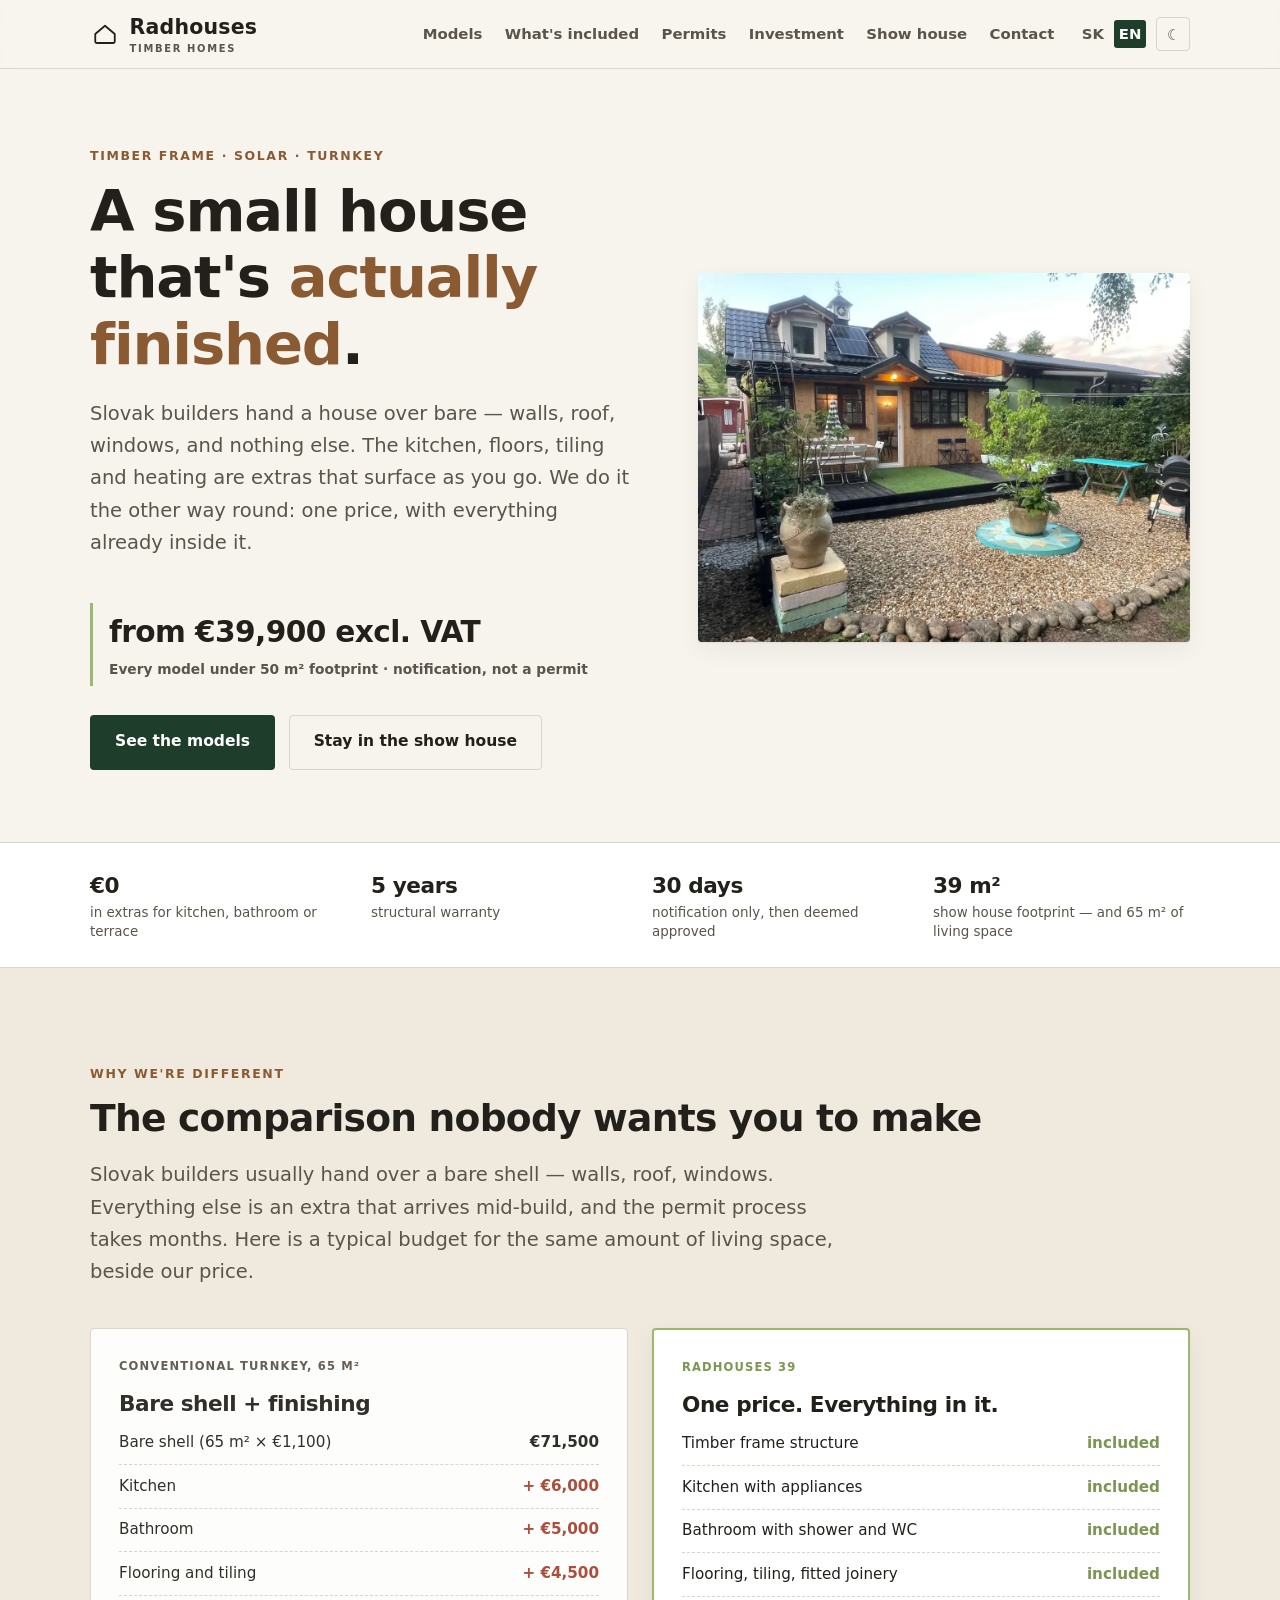
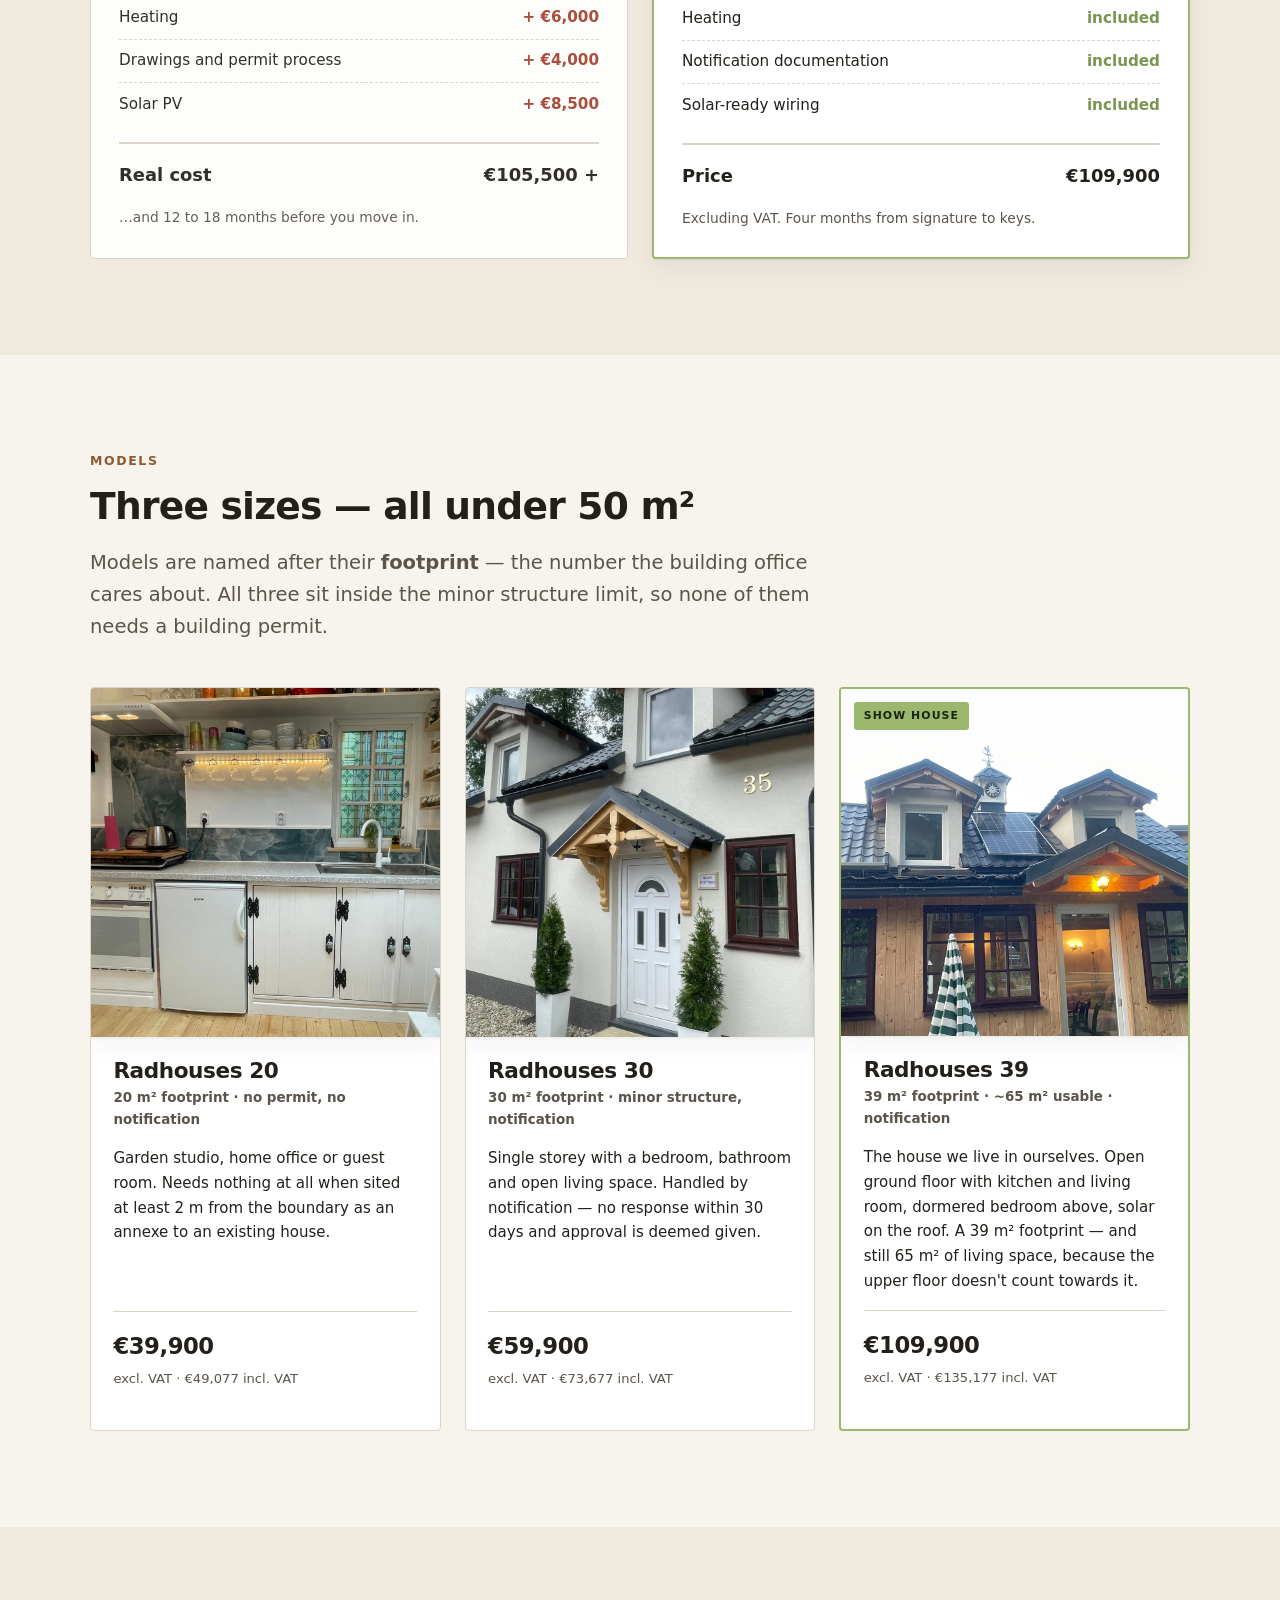
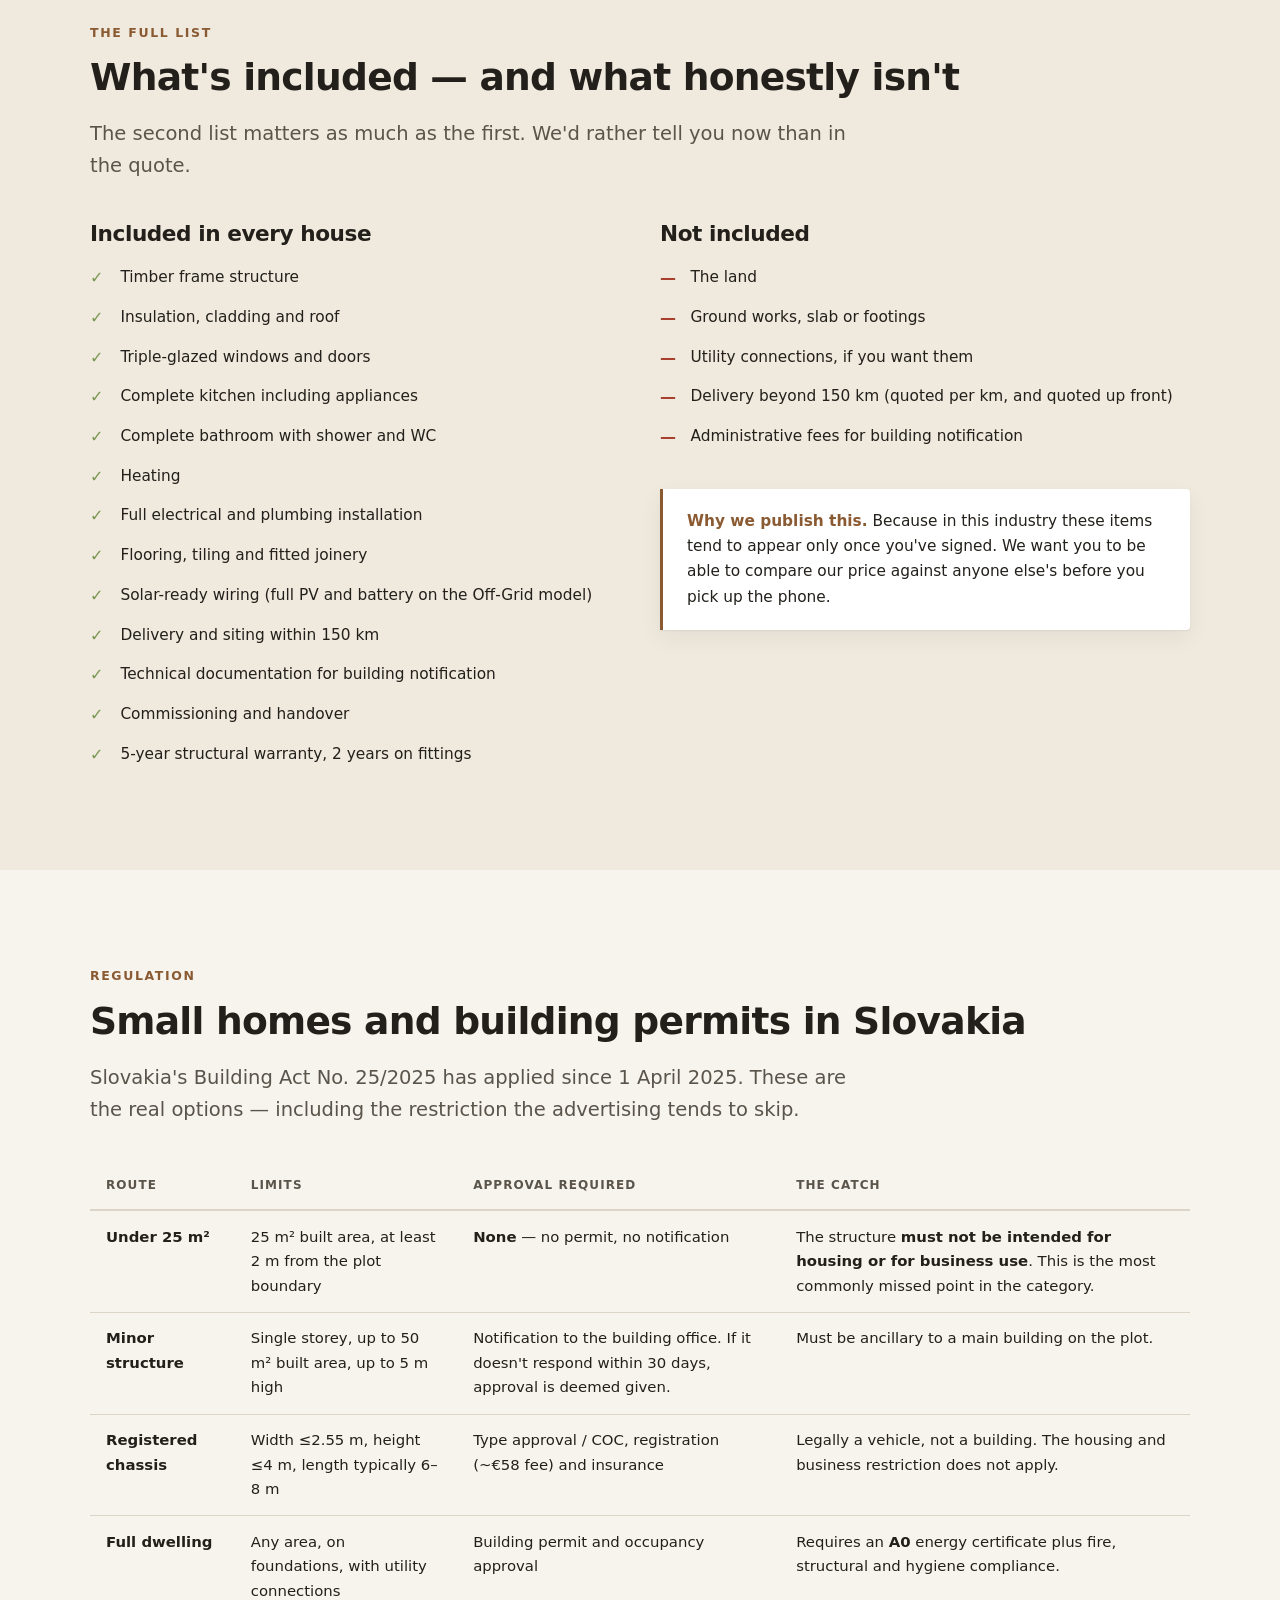
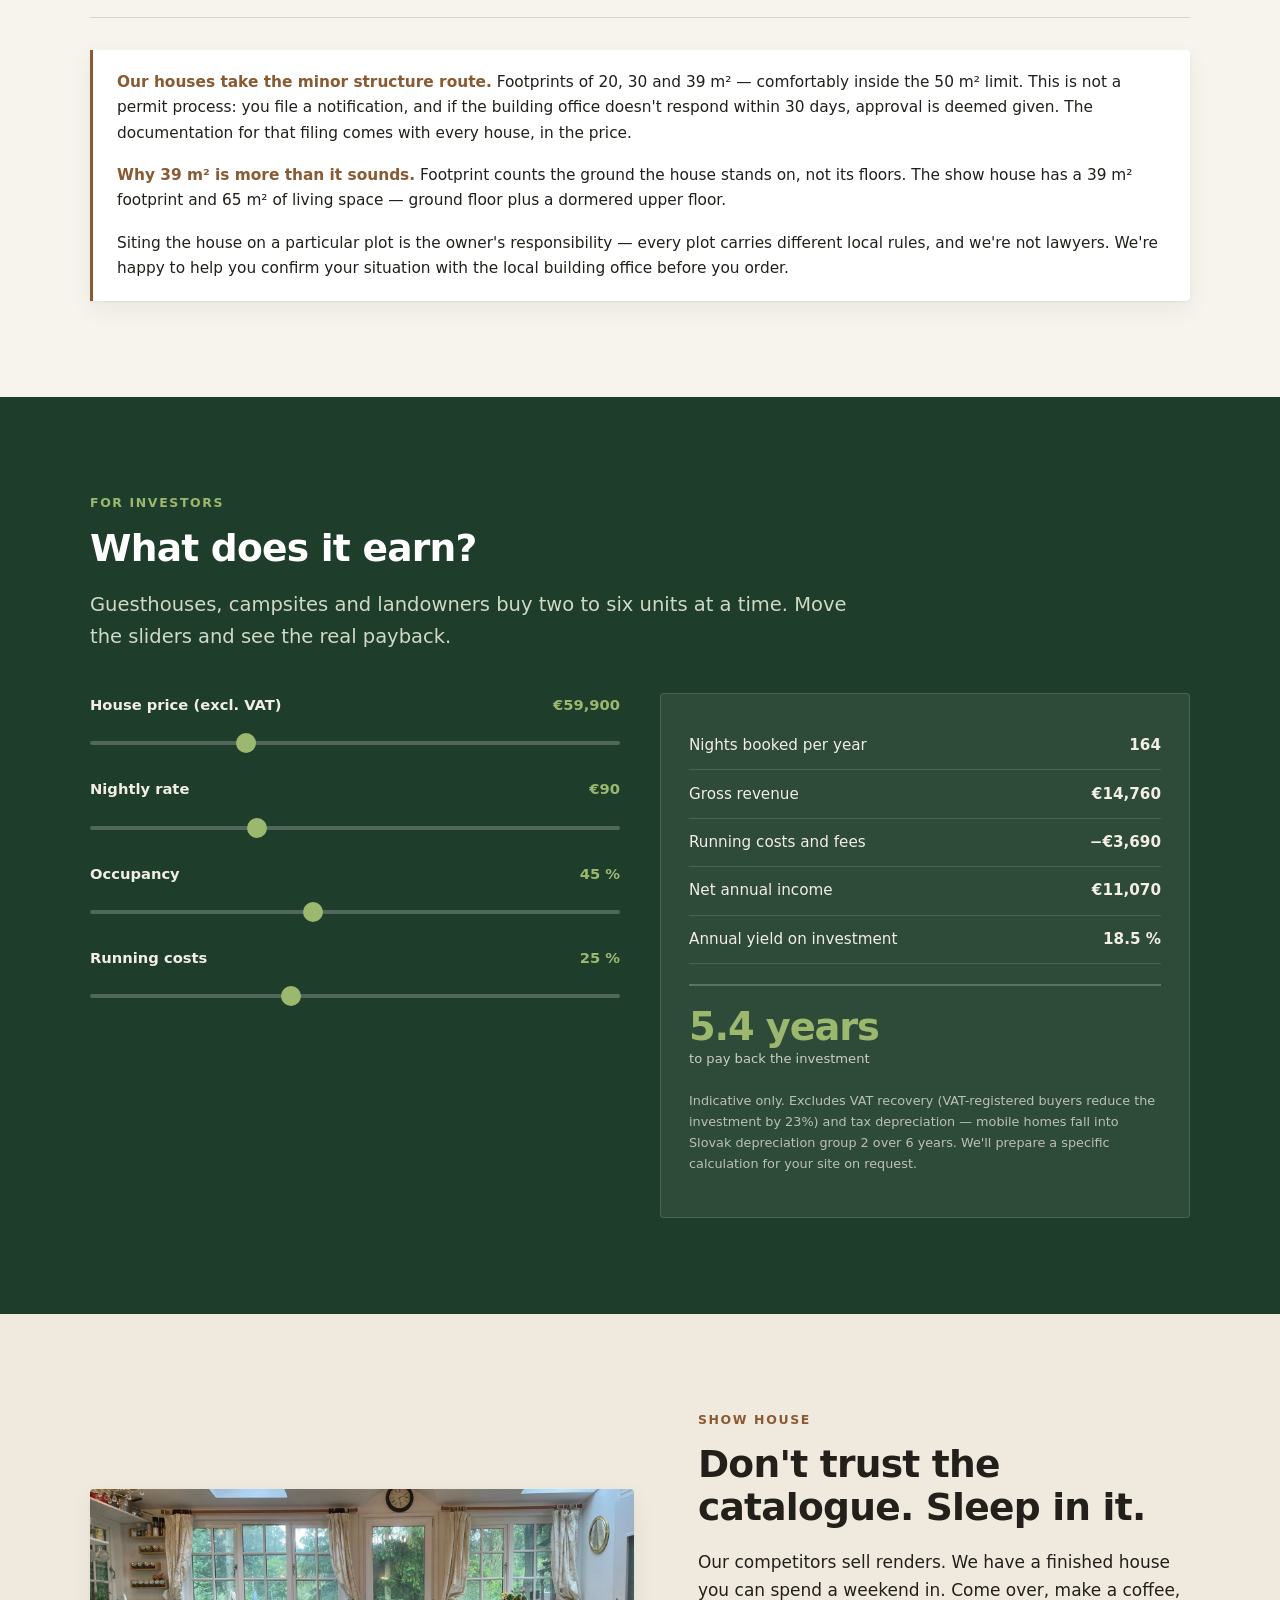
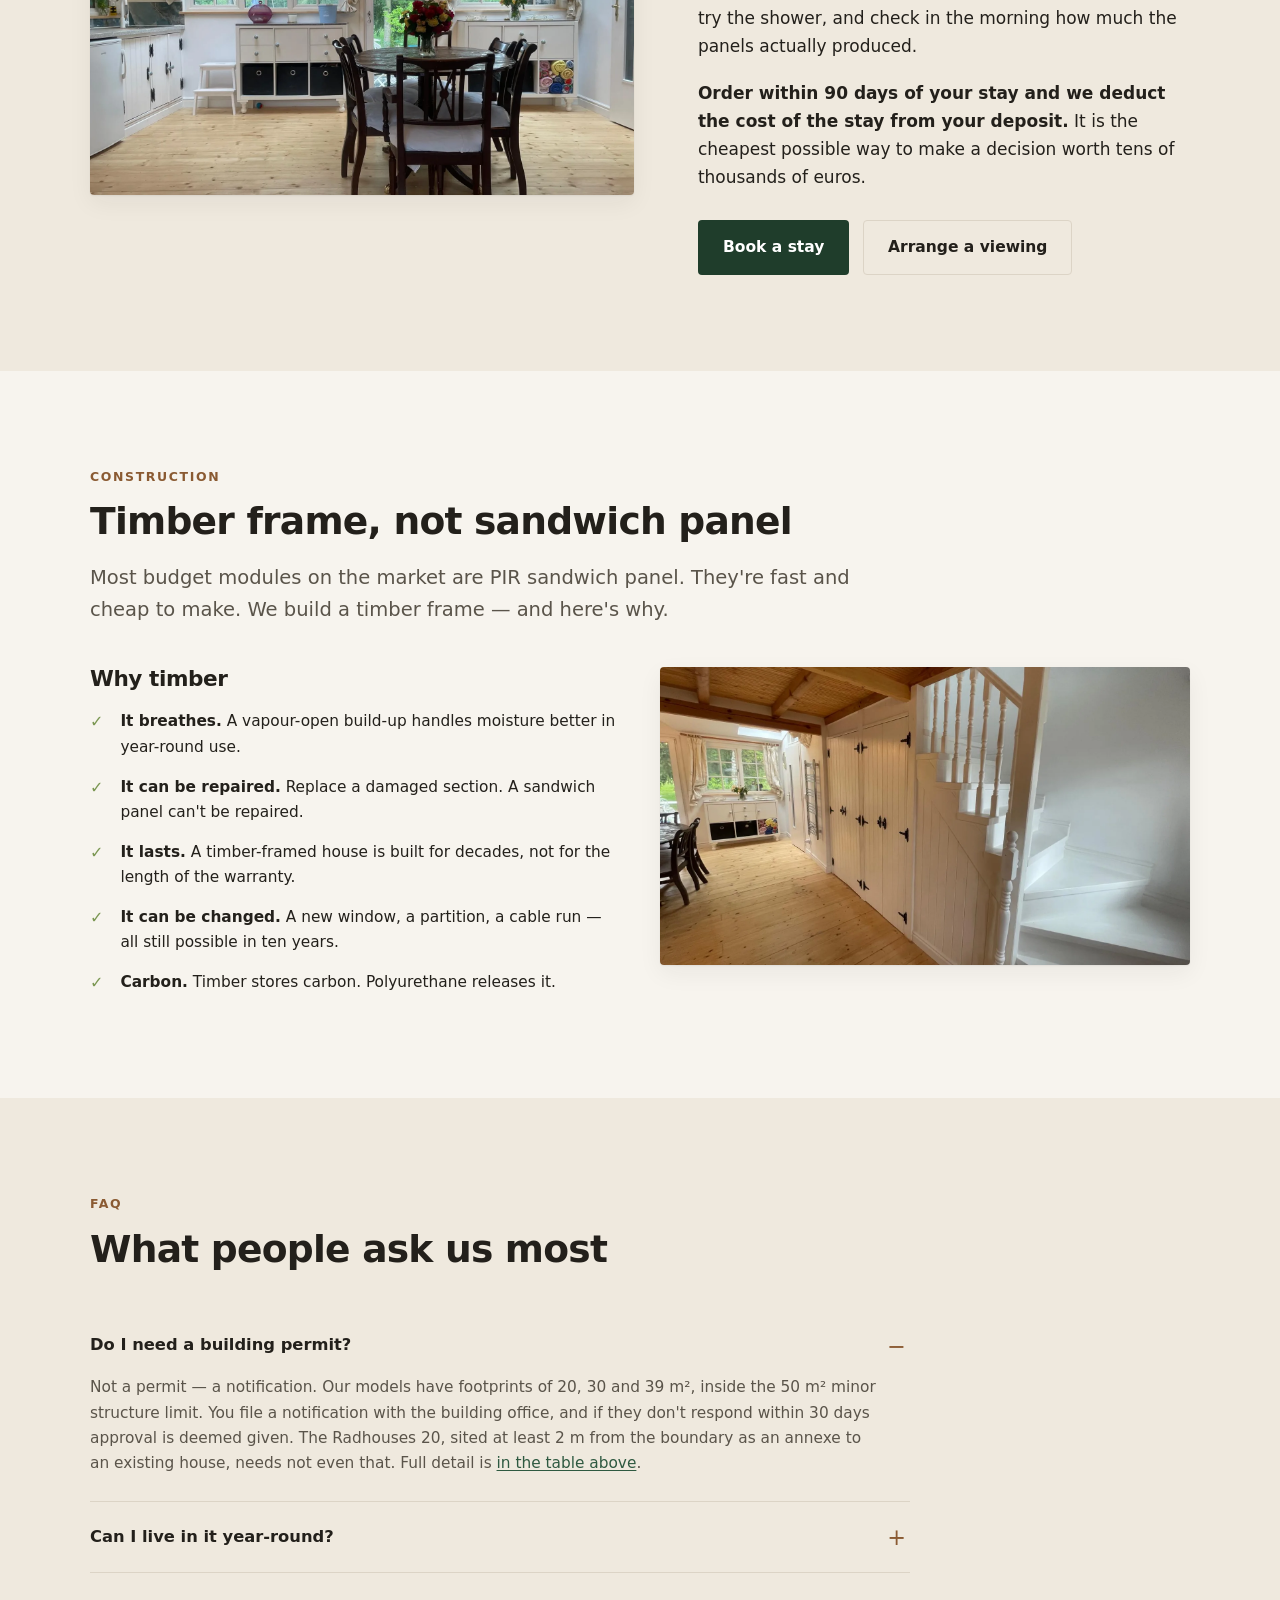
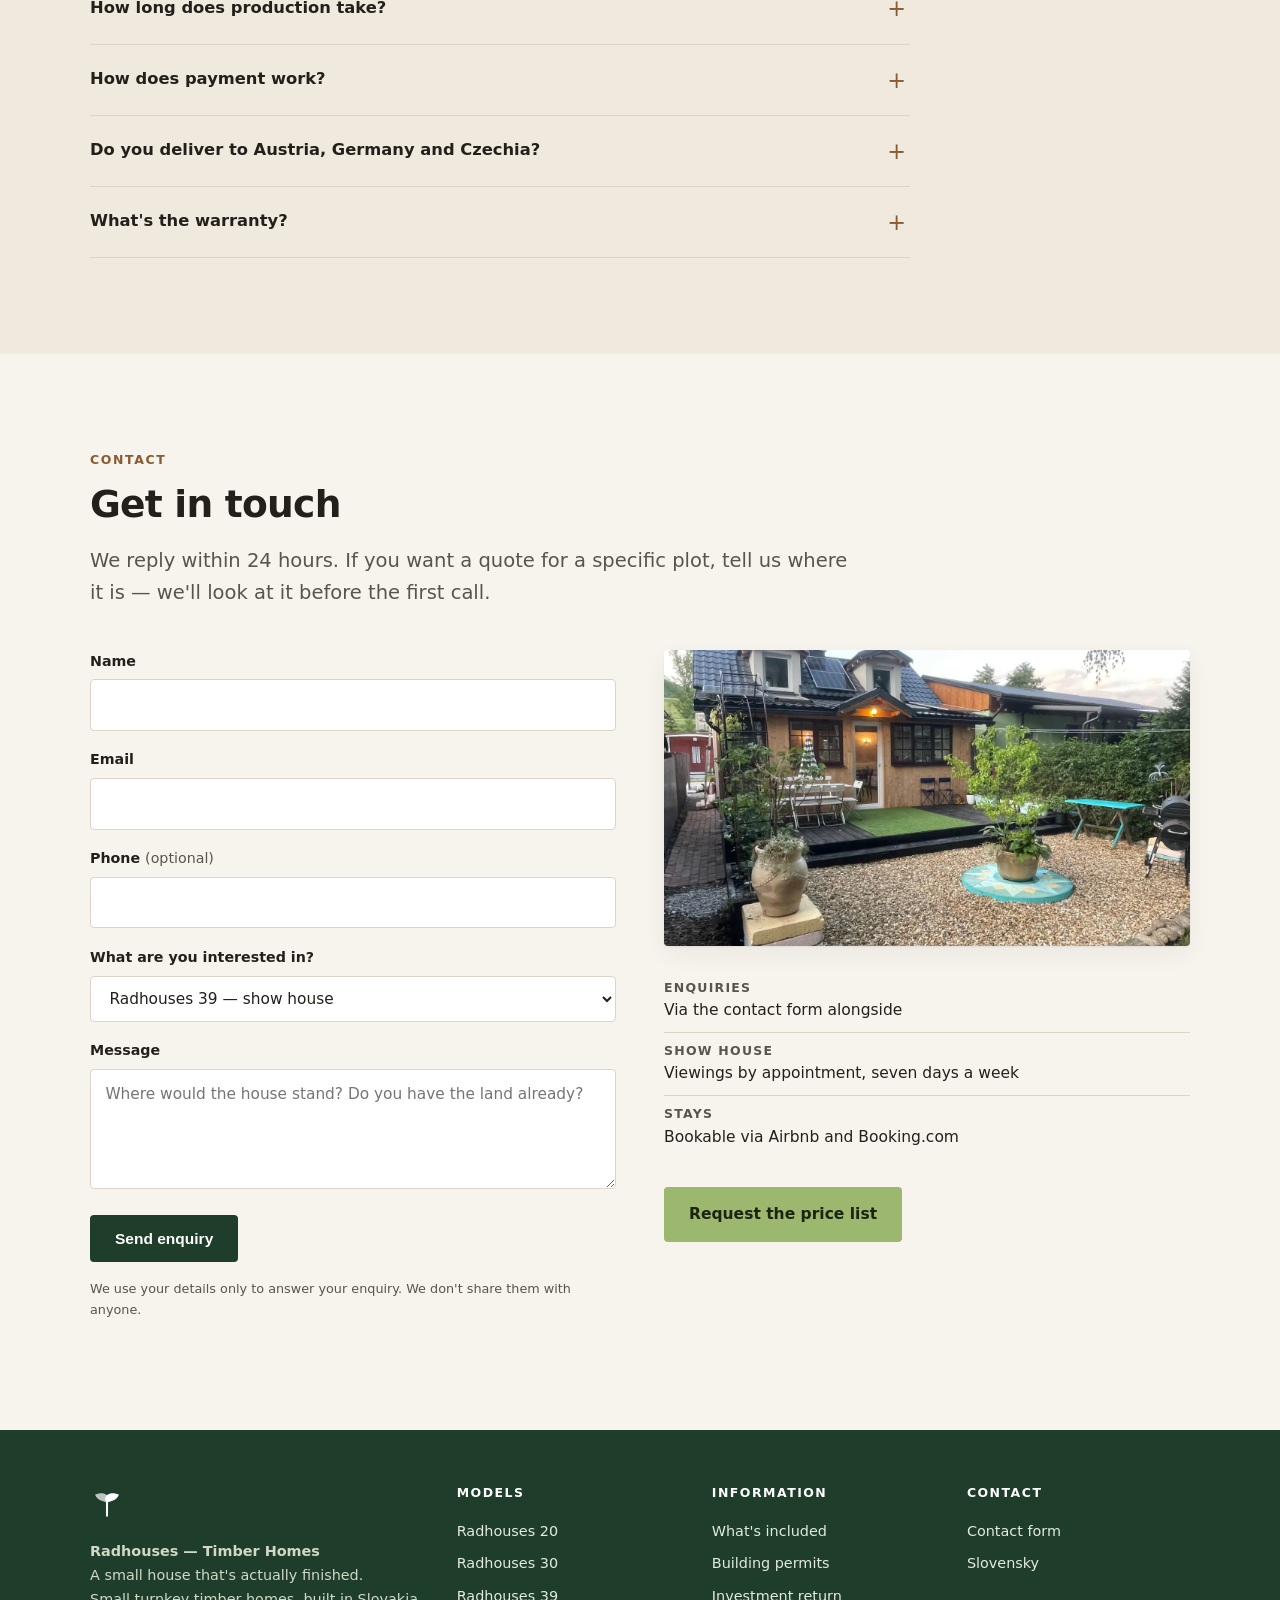
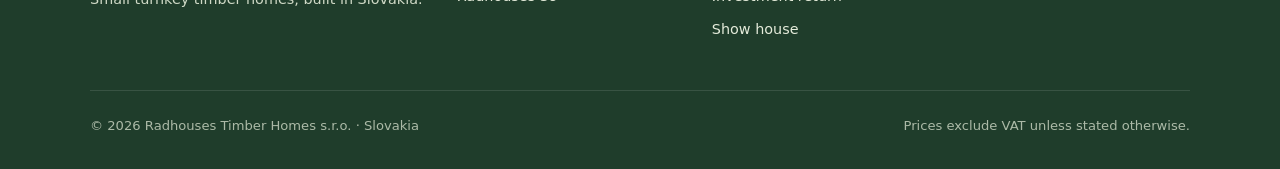
<file: en/index.html>
<!DOCTYPE html>
<html lang="en">
<head>
<meta charset="utf-8">
<meta name="viewport" content="width=device-width, initial-scale=1">

<title>Small Timber Homes from Slovakia | Fully Finished | Radhouses</title>
<meta name="description" content="Timber homes that are actually finished. Kitchen, bathroom, floors and heating all in one price — no bare-shell handover, no extras. Under 50 m² footprint, so notification not permit. From €39,900.">
<link rel="canonical" href="https://radhouses.eu/en/">

<link rel="alternate" hreflang="sk" href="https://radhouses.eu/">
<link rel="alternate" hreflang="en" href="https://radhouses.eu/en/">
<link rel="alternate" hreflang="x-default" href="https://radhouses.eu/">

<meta property="og:type" content="website">
<meta property="og:locale" content="en_GB">
<meta property="og:site_name" content="Radhouses — Timber Homes">
<meta property="og:title" content="Small Timber Homes from Slovakia — fully finished, from €39,900">
<meta property="og:description" content="Timber homes that are actually finished. Kitchen, bathroom, floors and heating in one price. No extras.">
<meta property="og:url" content="https://radhouses.eu/en/">
<meta property="og:image" content="https://radhouses.eu/images/og-image.jpg">
<meta name="twitter:card" content="summary_large_image">

<link rel="icon" href="/assets/favicon.svg" type="image/svg+xml">
<link rel="stylesheet" href="/assets/style.css">
</head>
<body>

<a class="skip" href="#main">Skip to content</a>

<header class="site-header">
  <div class="wrap">
    <a class="brand" href="/en/" aria-label="Radhouses — home">
      <svg viewBox="0 0 40 40" aria-hidden="true" fill="none">
        <path d="M7 20 20 9l13 11v10a2 2 0 0 1-2 2H9a2 2 0 0 1-2-2z"
              stroke="currentColor" stroke-width="2.4" stroke-linejoin="round"/>
      </svg>
      <span>
        <span class="brand-name">Radhouses</span>
        <span class="brand-sub">Timber Homes</span>
      </span>
    </a>

    <button class="nav-toggle" aria-expanded="false" aria-controls="nav" aria-label="Menu">☰</button>

    <nav class="nav" id="nav" aria-label="Main navigation">
      <a href="#models">Models</a>
      <a href="#price">What's included</a>
      <a href="#legal">Permits</a>
      <a href="#investment">Investment</a>
      <a href="#show-house">Show house</a>
      <a href="#contact">Contact</a>
      <span class="nav-tools">
        <span class="lang">
          <a href="/" hreflang="sk">SK</a>
          <a href="/en/" aria-current="true" hreflang="en">EN</a>
        </span>
        <button class="theme-toggle" data-label-dark="Switch to dark mode" data-label-light="Switch to light mode">☾</button>
      </span>
    </nav>
  </div>
</header>

<main id="main">

  <!-- ============ HERO ============ -->
  <section class="hero">
    <div class="wrap">
      <div class="hero-grid">
        <div>
          <p class="eyebrow">Timber frame · Solar · Turnkey</p>
          <h1>A small house that's <em>actually finished</em>.</h1>
          <p class="lede">
            Slovak builders hand a house over bare — walls, roof, windows, and nothing else.
            The kitchen, floors, tiling and heating are extras that surface as you go. We do it
            the other way round: one price, with everything already inside it.
          </p>

          <div class="price-flag">
            <span class="amount">from €39,900 excl. VAT</span>
            <span class="note">Every model under 50 m² footprint · notification, not a permit</span>
          </div>

          <div class="btn-row">
            <a class="btn btn-primary" href="#models">See the models</a>
            <a class="btn btn-outline" href="#show-house">Stay in the show house</a>
          </div>
        </div>

        <img src="/images/hero-exterior.webp" width="1200" height="900" class="ph-img ph-hero"
             alt="Radhouses 39 show house at dusk — timber cladding, deck and lit interior">
      </div>
    </div>

    <div class="trust">
      <div class="wrap">
        <div class="trust-item"><strong>€0</strong><span>in extras for kitchen, bathroom or terrace</span></div>
        <div class="trust-item"><strong>5 years</strong><span>structural warranty</span></div>
        <div class="trust-item"><strong>30 days</strong><span>notification only, then deemed approved</span></div>
        <div class="trust-item"><strong>39 m²</strong><span>show house footprint — and 65 m² of living space</span></div>
      </div>
    </div>
  </section>

  <!-- ============ THE WEDGE ============ -->
  <section id="price" class="alt">
    <div class="wrap">
      <p class="eyebrow">Why we're different</p>
      <h2>The comparison nobody wants you to make</h2>
      <p class="lede">
        Slovak builders usually hand over a bare shell — walls, roof, windows. Everything else
        is an extra that arrives mid-build, and the permit process takes months. Here is a
        typical budget for the same amount of living space, beside our price.
      </p>

      <div class="compare">
        <div class="compare-card them">
          <span class="tag">Conventional turnkey, 65 m²</span>
          <h3>Bare shell + finishing</h3>
          <ul class="ledger">
            <li><span>Bare shell (65 m² × €1,100)</span> <span class="amt">€71,500</span></li>
            <li><span>Kitchen</span> <span class="amt add">+ €6,000</span></li>
            <li><span>Bathroom</span> <span class="amt add">+ €5,000</span></li>
            <li><span>Flooring and tiling</span> <span class="amt add">+ €4,500</span></li>
            <li><span>Heating</span> <span class="amt add">+ €6,000</span></li>
            <li><span>Drawings and permit process</span> <span class="amt add">+ €4,000</span></li>
            <li><span>Solar PV</span> <span class="amt add">+ €8,500</span></li>
          </ul>
          <div class="ledger-total"><span>Real cost</span> <span>€105,500 +</span></div>
          <p style="font-size:.86rem;color:var(--text-soft);margin:1rem 0 0">
            …and 12 to 18 months before you move in.
          </p>
        </div>

        <div class="compare-card us">
          <span class="tag">Radhouses 39</span>
          <h3>One price. Everything in it.</h3>
          <ul class="ledger">
            <li><span>Timber frame structure</span> <span class="amt inc">included</span></li>
            <li><span>Kitchen with appliances</span> <span class="amt inc">included</span></li>
            <li><span>Bathroom with shower and WC</span> <span class="amt inc">included</span></li>
            <li><span>Flooring, tiling, fitted joinery</span> <span class="amt inc">included</span></li>
            <li><span>Heating</span> <span class="amt inc">included</span></li>
            <li><span>Notification documentation</span> <span class="amt inc">included</span></li>
            <li><span>Solar-ready wiring</span> <span class="amt inc">included</span></li>
          </ul>
          <div class="ledger-total"><span>Price</span> <span>€109,900</span></div>
          <p style="font-size:.86rem;color:var(--text-soft);margin:1rem 0 0">
            Excluding VAT. Four months from signature to keys.
          </p>
        </div>
      </div>
    </div>
  </section>

  <!-- ============ MODELS ============ -->
  <section id="models">
    <div class="wrap">
            <p class="eyebrow">Models</p>
      <h2>Three sizes — all under 50 m²</h2>
      <p class="lede">
        Models are named after their <strong>footprint</strong> — the number the building office
        cares about. All three sit inside the minor structure limit, so none of them needs a
        building permit.
      </p>

      <div class="models">

        <article class="model">
          <div class="model-wrap">
            <img src="/images/model-20.webp" width="1000" height="1000" class="ph-img"
                 alt="Kitchen with stained glass window and stone worktop in a Radhouses home">
          </div>
          <div class="model-body">
            <h3>Radhouses 20</h3>
            <p class="meta">20 m² footprint · no permit, no notification</p>
            <p>Garden studio, home office or guest room. Needs nothing at all when sited at
              least 2 m from the boundary as an annexe to an existing house.</p>
            <p class="price"><b>€39,900</b><span>excl. VAT · €49,077 incl. VAT</span></p>
          </div>
        </article>

        <article class="model">
          <div class="model-wrap">
            <img src="/images/model-30.webp" width="1000" height="1000" class="ph-img"
                 alt="Entrance elevation of a Radhouses home with carved timber door canopy">
          </div>
          <div class="model-body">
            <h3>Radhouses 30</h3>
            <p class="meta">30 m² footprint · minor structure, notification</p>
            <p>Single storey with a bedroom, bathroom and open living space. Handled by
              notification — no response within 30 days and approval is deemed given.</p>
            <p class="price"><b>€59,900</b><span>excl. VAT · €73,677 incl. VAT</span></p>
          </div>
        </article>

        <article class="model flag">
          <div class="model-wrap">
            <span class="badge">Show house</span>
            <img src="/images/model-39.webp" width="1200" height="1200" class="ph-img"
                 alt="Dormers, clock cupola and solar panels on the roof of the Radhouses 39">
          </div>
          <div class="model-body">
            <h3>Radhouses 39</h3>
            <p class="meta">39 m² footprint · ~65 m² usable · notification</p>
            <p>The house we live in ourselves. Open ground floor with kitchen and living room,
              dormered bedroom above, solar on the roof. A 39 m² footprint — and still 65 m² of
              living space, because the upper floor doesn't count towards it.</p>
            <p class="price"><b>€109,900</b><span>excl. VAT · €135,177 incl. VAT</span></p>
          </div>
        </article>

      </div>
    </div>
  </section>

  <!-- ============ INCLUDED / NOT INCLUDED ============ -->
  <section class="alt">
    <div class="wrap">
      <p class="eyebrow">The full list</p>
      <h2>What's included — and what honestly isn't</h2>
      <p class="lede">
        The second list matters as much as the first. We'd rather tell you now than in the quote.
      </p>

      <div class="two-col">
        <div>
          <h3>Included in every house</h3>
          <ul class="checklist yes">
            <li>Timber frame structure</li>
            <li>Insulation, cladding and roof</li>
            <li>Triple-glazed windows and doors</li>
            <li>Complete kitchen including appliances</li>
            <li>Complete bathroom with shower and WC</li>
            <li>Heating</li>
            <li>Full electrical and plumbing installation</li>
            <li>Flooring, tiling and fitted joinery</li>
            <li>Solar-ready wiring (full PV and battery on the Off-Grid model)</li>
            <li>Delivery and siting within 150 km</li>
            <li>Technical documentation for building notification</li>
            <li>Commissioning and handover</li>
            <li>5-year structural warranty, 2 years on fittings</li>
          </ul>
        </div>

        <div>
          <h3>Not included</h3>
          <ul class="checklist no">
            <li>The land</li>
            <li>Ground works, slab or footings</li>
            <li>Utility connections, if you want them</li>
            <li>Delivery beyond 150 km (quoted per km, and quoted up front)</li>
            <li>Administrative fees for building notification</li>
          </ul>

          <div class="callout">
            <p><strong>Why we publish this.</strong> Because in this industry these items tend to
              appear only once you've signed. We want you to be able to compare our price against
              anyone else's before you pick up the phone.</p>
          </div>
        </div>
      </div>
    </div>
  </section>

  <!-- ============ LEGAL ============ -->
  <section id="legal">
    <div class="wrap">
      <p class="eyebrow">Regulation</p>
      <h2>Small homes and building permits in Slovakia</h2>
      <p class="lede">
        Slovakia's Building Act No. 25/2025 has applied since 1 April 2025. These are the real
        options — including the restriction the advertising tends to skip.
      </p>

      <div class="table-scroll">
        <table>
          <caption class="visually-hidden">Legal routes for siting a small timber home in Slovakia</caption>
          <thead>
            <tr>
              <th scope="col">Route</th>
              <th scope="col">Limits</th>
              <th scope="col">Approval required</th>
              <th scope="col">The catch</th>
            </tr>
          </thead>
          <tbody>
            <tr>
              <td><strong>Under 25 m²</strong></td>
              <td>25 m² built area, at least 2 m from the plot boundary</td>
              <td><strong>None</strong> — no permit, no notification</td>
              <td>The structure <strong>must not be intended for housing or for business use</strong>. This is the most commonly missed point in the category.</td>
            </tr>
            <tr>
              <td><strong>Minor structure</strong></td>
              <td>Single storey, up to 50 m² built area, up to 5 m high</td>
              <td>Notification to the building office. If it doesn't respond within 30 days, approval is deemed given.</td>
              <td>Must be ancillary to a main building on the plot.</td>
            </tr>
            <tr>
              <td><strong>Registered chassis</strong></td>
              <td>Width ≤2.55 m, height ≤4 m, length typically 6–8 m</td>
              <td>Type approval / COC, registration (~€58 fee) and insurance</td>
              <td>Legally a vehicle, not a building. The housing and business restriction does not apply.</td>
            </tr>
            <tr>
              <td><strong>Full dwelling</strong></td>
              <td>Any area, on foundations, with utility connections</td>
              <td>Building permit and occupancy approval</td>
              <td>Requires an <strong>A0</strong> energy certificate plus fire, structural and hygiene compliance.</td>
            </tr>
          </tbody>
        </table>
      </div>

      <div class="callout">
        <p><strong>Our houses take the minor structure route.</strong> Footprints of 20, 30 and
          39 m² — comfortably inside the 50 m² limit. This is not a permit process: you file a
          notification, and if the building office doesn't respond within 30 days, approval is
          deemed given. The documentation for that filing comes with every house, in the price.</p>
        <p><strong>Why 39 m² is more than it sounds.</strong> Footprint counts the ground the
          house stands on, not its floors. The show house has a 39 m² footprint and 65 m² of
          living space — ground floor plus a dormered upper floor.</p>
        <p>Siting the house on a particular plot is the owner's responsibility — every plot
          carries different local rules, and we're not lawyers. We're happy to help you confirm
          your situation with the local building office before you order.</p>
      </div>
    </div>
  </section>

  <!-- ============ ROI ============ -->
  <section id="investment" class="dark-panel">
    <div class="wrap">
      <p class="eyebrow" style="color:var(--lime)">For investors</p>
      <h2>What does it earn?</h2>
      <p class="lede" style="color:#CFD9C6">
        Guesthouses, campsites and landowners buy two to six units at a time. Move the sliders
        and see the real payback.
      </p>

      <div class="calc" id="roi" data-years="years">
        <div class="calc-inputs">
          <div class="field">
            <label for="c-price">House price (excl. VAT) <output id="o-price" for="c-price"></output></label>
            <input type="range" id="c-price" min="39900" max="109900" step="5000" value="59900">
          </div>
          <div class="field">
            <label for="c-rate">Nightly rate <output id="o-rate" for="c-rate"></output></label>
            <input type="range" id="c-rate" min="50" max="180" step="5" value="90">
          </div>
          <div class="field">
            <label for="c-occ">Occupancy <output id="o-occ" for="c-occ"></output></label>
            <input type="range" id="c-occ" min="20" max="80" step="1" value="45">
          </div>
          <div class="field">
            <label for="c-cost">Running costs <output id="o-cost" for="c-cost"></output></label>
            <input type="range" id="c-cost" min="10" max="50" step="1" value="25">
          </div>
        </div>

        <div class="calc-out">
          <div class="calc-row"><span>Nights booked per year</span> <b id="r-nights"></b></div>
          <div class="calc-row"><span>Gross revenue</span> <b id="r-gross"></b></div>
          <div class="calc-row"><span>Running costs and fees</span> <b id="r-running"></b></div>
          <div class="calc-row"><span>Net annual income</span> <b id="r-net"></b></div>
          <div class="calc-row"><span>Annual yield on investment</span> <b id="r-yield"></b></div>

          <div class="calc-headline">
            <div class="big" id="r-payback"></div>
            <div class="cap">to pay back the investment</div>
          </div>

          <p class="calc-note">
            Indicative only. Excludes VAT recovery (VAT-registered buyers reduce the investment by
            23%) and tax depreciation — mobile homes fall into Slovak depreciation group 2 over
            6 years. We'll prepare a specific calculation for your site on request.
          </p>
        </div>
      </div>
    </div>
  </section>

  <!-- ============ SHOW HOUSE ============ -->
  <section id="show-house" class="alt">
    <div class="wrap">
      <div class="hero-grid">
        <img src="/images/interior-evening.webp" width="1600" height="900" class="ph-img" loading="lazy"
             alt="Open kitchen and dining area of the show house, with roof lights and garden views">
        <div>
          <p class="eyebrow">Show house</p>
          <h2>Don't trust the catalogue. Sleep in it.</h2>
          <p>
            Our competitors sell renders. We have a finished house you can spend a weekend in.
            Come over, make a coffee, try the shower, and check in the morning how much the
            panels actually produced.
          </p>
          <p>
            <strong>Order within 90 days of your stay and we deduct the cost of the stay from your
            deposit.</strong> It is the cheapest possible way to make a decision worth tens of
            thousands of euros.
          </p>
          <div class="btn-row">
            <a class="btn btn-primary" href="#contact">Book a stay</a>
            <a class="btn btn-outline" href="#contact">Arrange a viewing</a>
          </div>
        </div>
      </div>
    </div>
  </section>

  <!-- ============ TIMBER ============ -->
  <section>
    <div class="wrap">
      <p class="eyebrow">Construction</p>
      <h2>Timber frame, not sandwich panel</h2>
      <p class="lede">
        Most budget modules on the market are PIR sandwich panel. They're fast and cheap to make.
        We build a timber frame — and here's why.
      </p>

      <div class="two-col">
        <div>
          <h3>Why timber</h3>
          <ul class="checklist yes">
            <li><strong>It breathes.</strong> A vapour-open build-up handles moisture better in year-round use.</li>
            <li><strong>It can be repaired.</strong> Replace a damaged section. A sandwich panel can't be repaired.</li>
            <li><strong>It lasts.</strong> A timber-framed house is built for decades, not for the length of the warranty.</li>
            <li><strong>It can be changed.</strong> A new window, a partition, a cable run — all still possible in ten years.</li>
            <li><strong>Carbon.</strong> Timber stores carbon. Polyurethane releases it.</li>
          </ul>
        </div>
        <img src="/images/timber-detail.webp" width="1600" height="900" class="ph-img" loading="lazy"
             alt="Exposed timber beam ceiling and staircase with turned balusters">
      </div>
    </div>
  </section>

  <!-- ============ FAQ ============ -->
  <section class="alt">
    <div class="wrap">
      <p class="eyebrow">FAQ</p>
      <h2>What people ask us most</h2>

      <div class="faq">
        <details open>
          <summary>Do I need a building permit?</summary>
          <div>
            <p>Not a permit — a notification. Our models have footprints of 20, 30 and 39 m²,
              inside the 50 m² minor structure limit. You file a notification with the building
              office, and if they don't respond within 30 days approval is deemed given. The
              Radhouses 20, sited at least 2 m from the boundary as an annexe to an existing house,
              needs not even that. Full detail is <a href="#legal">in the table above</a>.</p>
          </div>
        </details>

        <details>
          <summary>Can I live in it year-round?</summary>
          <div>
            <p>Technically yes — insulation, triple glazing and heating are all specified for
              year-round use. Legally it's a different question: permanent residence in a full
              dwelling requires a building permit, occupancy approval and an A0 energy
              certificate. Most of our customers use the house as a holiday property, a studio or
              a letting unit, where those obligations don't arise. We'll work out which regime
              applies to your plans before you order.</p>
          </div>
        </details>

        <details>
          <summary>How long does production take?</summary>
          <div>
            <p>10 to 12 weeks from deposit, depending on the model and the season. Windows and
              solar have the longest lead times, so we order those immediately on signing.</p>
          </div>
        </details>

        <details>
          <summary>How does payment work?</summary>
          <div>
            <p>Three stages: 30% on order, 40% on completion of the structure, 30% on delivery.
              We don't start building before the deposit clears — and you don't pay the final
              third until the house is standing on your plot.</p>
          </div>
        </details>

        <details>
          <summary>Do you deliver to Austria, Germany and Czechia?</summary>
          <div>
            <p>Yes. Delivery beyond 150 km is charged per kilometre and quoted up front, not
              added to the invoice afterwards. We supply the technical documentation in English
              or German for export.</p>
          </div>
        </details>

        <details>
          <summary>What's the warranty?</summary>
          <div>
            <p>5 years on the structure and building envelope, 2 years on fittings and
              appliances. Every house has a photographic record of four build stages, so you know
              exactly what's inside the walls.</p>
          </div>
        </details>
      </div>
    </div>
  </section>

  <!-- ============ CONTACT ============ -->
  <section id="contact">
    <div class="wrap">
      <p class="eyebrow">Contact</p>
      <h2>Get in touch</h2>
      <p class="lede">
        We reply within 24 hours. If you want a quote for a specific plot, tell us where it is —
        we'll look at it before the first call.
      </p>

      <div class="contact-grid">
        <!-- Formspree endpoint. The field named "email" below becomes the Reply-To,
             so replying in Gmail goes straight back to the enquirer. -->
        <form name="enquiry" method="post" action="https://formspree.io/f/xgawogoy" novalidate>
          <input type="hidden" name="_subject" value="New enquiry from radhouses.eu">
          <div class="form-field">
            <label for="f-name">Name</label>
            <input type="text" id="f-name" name="name" autocomplete="name" required>
          </div>
          <div class="form-field">
            <label for="f-email">Email</label>
            <input type="email" id="f-email" name="email" autocomplete="email" required>
          </div>
          <div class="form-field">
            <label for="f-phone">Phone <span style="font-weight:400;color:var(--text-soft)">(optional)</span></label>
            <input type="tel" id="f-phone" name="phone" autocomplete="tel">
          </div>
          <div class="form-field">
            <label for="f-model">What are you interested in?</label>
            <select id="f-model" name="model">
              <option>Radhouses 20 — garden studio</option>
              <option>Radhouses 30 — single storey</option>
              <option selected>Radhouses 39 — show house</option>
              <option>Multiple units (investment project)</option>
              <option>A stay in the show house</option>
              <option>Not sure yet — advise me</option>
            </select>
          </div>
          <div class="form-field">
            <label for="f-msg">Message</label>
            <textarea id="f-msg" name="message" placeholder="Where would the house stand? Do you have the land already?"></textarea>
          </div>
          <button class="btn btn-primary" type="submit">Send enquiry</button>
          <p style="font-size:.8rem;color:var(--text-soft);margin-top:1rem">
            We use your details only to answer your enquiry. We don't share them with anyone.
          </p>
        </form>

        <div>
          <img src="/images/location.webp" width="1400" height="788" class="ph-img" loading="lazy"
               alt="The Radhouses 39 show house with its garden and deck at dusk">
          <ul class="contact-detail">
            <li><span>Enquiries</span> Via the contact form alongside</li>
            <li><span>Show house</span> Viewings by appointment, seven days a week</li>
            <li><span>Stays</span> Bookable via Airbnb and Booking.com</li>
          </ul>
          <div class="btn-row">
            <a class="btn btn-lime" href="#contact">Request the price list</a>
          </div>
        </div>
      </div>
    </div>
  </section>

</main>

<footer class="site-footer">
  <div class="wrap">
    <div class="footer-grid">
      <div class="footer-brand">
        <svg viewBox="0 0 40 40" aria-hidden="true" fill="none">
          <path d="M20 35V19" stroke="#fff" stroke-width="2.4" stroke-linecap="round"/>
          <path d="M20 19C20 19 8 18 6 10c0-0 9-4 14 1 5 5 0 8 0 8Z" fill="#fff" opacity=".7"/>
          <path d="M20 19c0 0 12-1 14-9 0 0-9-4-14 1-5 5 0 8 0 8Z" fill="#fff"/>
        </svg>
        <p><strong>Radhouses — Timber Homes</strong><br>
          A small house that's actually finished.<br>
          Small turnkey timber homes, built in Slovakia.</p>
      </div>

      <div>
        <h4>Models</h4>
        <ul>
          <li><a href="#models">Radhouses 20</a></li>
          <li><a href="#models">Radhouses 30</a></li>
          <li><a href="#models">Radhouses 39</a></li>
        </ul>
      </div>

      <div>
        <h4>Information</h4>
        <ul>
          <li><a href="#price">What's included</a></li>
          <li><a href="#legal">Building permits</a></li>
          <li><a href="#investment">Investment return</a></li>
          <li><a href="#show-house">Show house</a></li>
        </ul>
      </div>

      <div>
        <h4>Contact</h4>
        <ul>
          <li><a href="#contact">Contact form</a></li>
          <li><a href="/" hreflang="sk">Slovensky</a></li>
        </ul>
      </div>
    </div>

    <div class="footer-bottom">
      <span>© 2026 Radhouses Timber Homes s.r.o. · Slovakia</span>
      <span>Prices exclude VAT unless stated otherwise.</span>
    </div>
  </div>
</footer>

<script src="/assets/site.js" defer></script>

<script type="application/ld+json">
{
  "@context": "https://schema.org",
  "@graph": [
    {
      "@type": ["Organization", "LocalBusiness"],
      "@id": "https://radhouses.eu/#organization",
      "name": "Radhouses — Timber Homes",
      "description": "Manufacturer of small turnkey timber homes in Slovakia, all under 50 m² footprint. Fully finished houses at one transparent price.",
      "url": "https://radhouses.eu/en/",
      "priceRange": "€€€",
      "areaServed": [
        { "@type": "Country", "name": "Slovakia" },
        { "@type": "Country", "name": "Austria" },
        { "@type": "Country", "name": "Czechia" },
        { "@type": "Country", "name": "Germany" }
      ],
      "address": { "@type": "PostalAddress", "addressCountry": "SK" },
      "knowsLanguage": ["sk", "en", "de"]
    },
    {
      "@type": "Product",
      "name": "Radhouses 39 — turnkey timber home",
      "description": "Two-storey timber home with a 39 m² footprint and approximately 65 m² of usable floor area, in the Slovak minor structure regime. Complete kitchen, bathroom, flooring, heating, solar, delivery and siting included in the price.",
      "brand": { "@id": "https://radhouses.eu/#organization" },
      "category": "Timber home / small house",
      "offers": {
        "@type": "Offer",
        "price": "109900",
        "priceCurrency": "EUR",
        "valueAddedTaxIncluded": false,
        "availability": "https://schema.org/InStock",
        "url": "https://radhouses.eu/en/#models"
      }
    },
    {
      "@type": "FAQPage",
      "mainEntity": [
        {
          "@type": "Question",
          "name": "Do I need a building permit in Slovakia?",
          "acceptedAnswer": {
            "@type": "Answer",
            "text": "Not a permit but a notification. Every Radhouses model is under 50 m² built area and under 5 m high, so it falls under the minor structure regime: you file a notification with the building office, and if the office does not respond within 30 days approval is deemed given. A structure under 25 m² sited at least 2 m from the plot boundary, serving as an annexe to an existing house, requires no notification at all."
          }
        },
        {
          "@type": "Question",
          "name": "Can I live in a Radhouses home year-round in Slovakia?",
          "acceptedAnswer": {
            "@type": "Answer",
            "text": "Technically yes — Radhouses houses are specified for year-round use including insulation, triple glazing and heating. Legally, permanent residence in a full dwelling requires a building permit, occupancy approval and an A0 energy certificate. Used as a holiday property, a studio or a letting unit, those obligations do not arise."
          }
        },
        {
          "@type": "Question",
          "name": "Do you deliver to Austria and Germany?",
          "acceptedAnswer": {
            "@type": "Answer",
            "text": "Yes. Delivery beyond 150 km is charged per kilometre and quoted in advance. We supply the technical documentation in English or German for export."
          }
        }
      ]
    }
  ]
}
</script>

</body>
</html>
</file>
<file: assets/style.css>
/* ==========================================================================
   Radhouses — stylesheet
   No external dependencies: fonts, icons and imagery are all local or CSS.
   Keeping the page dependency-free is a deliberate Core Web Vitals decision.
   ========================================================================== */

:root {
  --timber:      #8A5A32;
  --timber-dark: #6B4526;
  --forest:      #1F3D2B;
  --forest-mid:  #2E5940;
  --lime:        #9CB86F;
  --lime-dark:   #7A9651;
  --paper:       #F7F4EE;
  --paper-warm:  #EFE9DE;
  --ink:         #23201B;
  --ink-soft:    #5A544A;
  --line:        #DCD4C6;
  --white:       #FFFFFF;
  --danger:      #A6412F;

  --bg:        var(--paper);
  --surface:   var(--white);
  --text:      var(--ink);
  --text-soft: var(--ink-soft);
  --border:    var(--line);

  --wrap: 1140px;
  --radius: 4px;
  --shadow: 0 1px 2px rgba(35, 32, 27, .06), 0 8px 24px rgba(35, 32, 27, .06);

  --sans: ui-sans-serif, system-ui, -apple-system, "Segoe UI", Roboto,
          "Helvetica Neue", Arial, sans-serif;
}

@media (prefers-color-scheme: dark) {
  :root {
    --bg:        #16130F;
    --surface:   #1E1A15;
    --paper-warm:#241F19;
    --text:      #EDE7DC;
    --text-soft: #A79E90;
    --border:    #352E25;
    --forest:    #C7DCB4;
    --forest-mid:#A9C892;
    --timber:    #C9946A;
    --shadow: 0 1px 2px rgba(0,0,0,.4), 0 8px 24px rgba(0,0,0,.3);
  }
}
:root[data-theme="dark"] {
  --bg:        #16130F;
  --surface:   #1E1A15;
  --paper-warm:#241F19;
  --text:      #EDE7DC;
  --text-soft: #A79E90;
  --border:    #352E25;
  --forest:    #C7DCB4;
  --forest-mid:#A9C892;
  --timber:    #C9946A;
  --shadow: 0 1px 2px rgba(0,0,0,.4), 0 8px 24px rgba(0,0,0,.3);
}
:root[data-theme="light"] {
  --bg:        #F7F4EE;
  --surface:   #FFFFFF;
  --paper-warm:#EFE9DE;
  --text:      #23201B;
  --text-soft: #5A544A;
  --border:    #DCD4C6;
  --forest:    #1F3D2B;
  --forest-mid:#2E5940;
  --timber:    #8A5A32;
  --shadow: 0 1px 2px rgba(35, 32, 27, .06), 0 8px 24px rgba(35, 32, 27, .06);
}

/* ---------- base ---------- */

* { box-sizing: border-box; }

html { scroll-behavior: smooth; }
@media (prefers-reduced-motion: reduce) {
  html { scroll-behavior: auto; }
  * { animation: none !important; transition: none !important; }
}

body {
  margin: 0;
  font-family: var(--sans);
  font-size: 17px;
  line-height: 1.65;
  color: var(--text);
  background: var(--bg);
  -webkit-font-smoothing: antialiased;
}

h1, h2, h3, h4 { line-height: 1.15; margin: 0 0 .5em; font-weight: 700; letter-spacing: -.02em; }
h1 { font-size: clamp(2.1rem, 5.2vw, 3.6rem); }
h2 { font-size: clamp(1.6rem, 3.4vw, 2.35rem); }
h3 { font-size: clamp(1.15rem, 2vw, 1.35rem); }
p  { margin: 0 0 1.1em; }
a  { color: var(--forest-mid); text-decoration-thickness: 1px; text-underline-offset: 2px; }
a:hover { color: var(--timber); }
img { max-width: 100%; height: auto; display: block; }
strong { font-weight: 700; }

.wrap { width: 100%; max-width: var(--wrap); margin-inline: auto; padding-inline: 20px; }

section { padding: clamp(3.5rem, 8vw, 6rem) 0; }
section.tight { padding: clamp(2.5rem, 5vw, 3.5rem) 0; }
.alt { background: var(--paper-warm); }
.dark-panel { background: var(--forest); color: #F2EEE4; }
.dark-panel h2, .dark-panel h3 { color: #FFF; }
.dark-panel a { color: var(--lime); }
@media (prefers-color-scheme: dark) {
  .dark-panel { background: #101A13; color: #DCD5C7; }
}

.eyebrow {
  font-size: .78rem; font-weight: 700; letter-spacing: .13em;
  text-transform: uppercase; color: var(--timber); margin-bottom: .8rem;
}
.lede { font-size: clamp(1.05rem, 2vw, 1.22rem); color: var(--text-soft); max-width: 62ch; }
.center { text-align: center; }
.center .lede { margin-inline: auto; }

/* ---------- skip link ---------- */
.skip {
  position: absolute; left: -9999px; top: 0; z-index: 100;
  background: var(--forest); color: #fff; padding: .75rem 1.25rem;
}
.skip:focus { left: 0; }

/* ---------- header ---------- */

.site-header {
  position: sticky; top: 0; z-index: 50;
  background: color-mix(in srgb, var(--bg) 88%, transparent);
  backdrop-filter: saturate(180%) blur(10px);
  border-bottom: 1px solid var(--border);
}
.site-header .wrap {
  display: flex; align-items: center; gap: 1.5rem;
  min-height: 68px;
}
.brand { display: flex; align-items: center; gap: .6rem; text-decoration: none; color: var(--text); }
.brand:hover { color: var(--text); }
.brand svg { width: 30px; height: 30px; flex: none; }
.brand-name { font-weight: 800; font-size: 1.28rem; letter-spacing: .01em; }
.brand-sub {
  font-size: .62rem; letter-spacing: .17em; text-transform: uppercase;
  color: var(--text-soft); display: block; margin-top: -4px; font-weight: 600;
}

.nav { margin-left: auto; display: flex; align-items: center; gap: 1.4rem; }
.nav a { color: var(--text-soft); text-decoration: none; font-size: .93rem; font-weight: 600; }
.nav a:hover { color: var(--timber); }
.nav-tools { display: flex; align-items: center; gap: .6rem; }

.lang { display: flex; gap: .3rem; font-size: .8rem; font-weight: 700; }
.lang a { color: var(--text-soft); padding: 2px 5px; border-radius: 3px; text-decoration: none; }
.lang a[aria-current="true"] { background: var(--forest); color: #fff; }

.theme-toggle {
  background: none; border: 1px solid var(--border); color: var(--text-soft);
  width: 34px; height: 34px; border-radius: var(--radius); cursor: pointer;
  display: grid; place-items: center; font-size: 15px; line-height: 1;
}
.theme-toggle:hover { border-color: var(--timber); color: var(--timber); }

.nav-toggle { display: none; }

@media (max-width: 900px) {
  .nav { display: none; }
  .nav.open {
    display: flex; flex-direction: column; align-items: flex-start; gap: .9rem;
    position: absolute; top: 68px; left: 0; right: 0;
    background: var(--surface); border-bottom: 1px solid var(--border);
    padding: 1.25rem 20px 1.5rem;
  }
  .nav.open .nav-tools { margin-top: .4rem; }
  .nav-toggle {
    display: grid; place-items: center; margin-left: auto;
    width: 40px; height: 40px; background: none; cursor: pointer;
    border: 1px solid var(--border); border-radius: var(--radius);
    color: var(--text); font-size: 18px;
  }
}

/* ---------- buttons ---------- */

.btn {
  display: inline-flex; align-items: center; justify-content: center; gap: .5rem;
  padding: .85rem 1.5rem; border-radius: var(--radius);
  font-weight: 700; font-size: .97rem; text-decoration: none;
  border: 1.5px solid transparent; cursor: pointer; transition: .15s ease;
}
.btn-primary { background: var(--forest); color: #fff; }
.btn-primary:hover { background: var(--forest-mid); color: #fff; }
@media (prefers-color-scheme: dark) { .btn-primary { color: #12180F; } .btn-primary:hover { color:#12180F; } }
.btn-outline { border-color: var(--border); color: var(--text); background: transparent; }
.btn-outline:hover { border-color: var(--timber); color: var(--timber); }
.btn-lime { background: var(--lime); color: #1B2411; }
.btn-lime:hover { background: var(--lime-dark); color: #1B2411; }
.btn-row { display: flex; flex-wrap: wrap; gap: .85rem; margin-top: 1.8rem; }

/* ---------- hero ---------- */

.hero { padding-top: clamp(3rem, 6vw, 5rem); padding-bottom: 0; }
.hero-grid {
  display: grid; grid-template-columns: 1.05fr .95fr;
  gap: clamp(2rem, 5vw, 4rem); align-items: center;
}
@media (max-width: 900px) { .hero-grid { grid-template-columns: 1fr; } }

.hero h1 { margin-bottom: .35em; }
.hero h1 em { font-style: normal; color: var(--timber); }

.price-flag {
  display: inline-flex; flex-direction: column; gap: 2px;
  border-left: 3px solid var(--lime); padding: .3rem 0 .3rem 1rem; margin: 1.4rem 0 0;
}
.price-flag .amount { font-size: 1.85rem; font-weight: 800; letter-spacing: -.02em; }
.price-flag .note { font-size: .86rem; color: var(--text-soft); font-weight: 600; }

/* Placeholder imagery — replace .ph blocks with real photography. */
.ph {
  position: relative; border-radius: var(--radius); overflow: hidden;
  background:
    linear-gradient(150deg, rgba(255,255,255,.10), rgba(0,0,0,.16)),
    repeating-linear-gradient(96deg, var(--timber) 0 14px, var(--timber-dark) 14px 28px);
  box-shadow: var(--shadow);
  display: grid; place-items: center;
}
.ph::after {
  content: attr(data-label);
  font-size: .72rem; letter-spacing: .14em; text-transform: uppercase;
  font-weight: 700; color: rgba(255,255,255,.85); text-align: center;
  padding: .5rem 1rem; background: rgba(0,0,0,.32); border-radius: 3px;
  max-width: 85%;
}
.ph-hero { aspect-ratio: 4 / 3; }
.ph-wide { aspect-ratio: 16 / 9; }
.ph-sq   { aspect-ratio: 1 / 1; }
/* Fixed hues: these must not follow the theme tokens, which invert in dark mode. */
.ph-forest {
  background:
    linear-gradient(160deg, rgba(255,255,255,.08), rgba(0,0,0,.2)),
    repeating-linear-gradient(96deg, #2E5940 0 14px, #1F3D2B 14px 28px);
}

/* Real photography, once it replaces the .ph placeholders.
   See web/images/README.md. Combine with .ph-hero / .ph-wide / .ph-sq to force
   a crop: <img class="ph-img ph-wide" ...>. */
.ph-img {
  width: 100%; height: auto; display: block; object-fit: cover;
  border-radius: var(--radius); box-shadow: var(--shadow);
}
.model .ph-img { border-radius: 0; aspect-ratio: 1 / 1; }

/* ---------- trust bar ---------- */

.trust {
  border-block: 1px solid var(--border); background: var(--surface);
  margin-top: clamp(3rem, 6vw, 4.5rem);
}
.trust .wrap {
  display: grid; grid-template-columns: repeat(4, 1fr);
  gap: 1.5rem; padding-block: 1.6rem;
}
@media (max-width: 780px) { .trust .wrap { grid-template-columns: repeat(2, 1fr); } }
.trust-item strong { display: block; font-size: 1.35rem; letter-spacing: -.02em; }
.trust-item span { font-size: .84rem; color: var(--text-soft); line-height: 1.4; display: block; }

/* ---------- comparison ---------- */

.compare { display: grid; grid-template-columns: 1fr 1fr; gap: 1.5rem; margin-top: 2.5rem; }
@media (max-width: 780px) { .compare { grid-template-columns: 1fr; } }

.compare-card {
  border: 1px solid var(--border); border-radius: var(--radius);
  padding: 1.75rem; background: var(--surface);
}
.compare-card.them { opacity: .92; }
.compare-card.us { border-color: var(--lime); border-width: 2px; box-shadow: var(--shadow); }
.compare-card h3 { margin-bottom: .2em; }
.compare-card .tag {
  font-size: .72rem; font-weight: 700; letter-spacing: .1em; text-transform: uppercase;
  color: var(--text-soft); display: block; margin-bottom: 1rem;
}
.compare-card.us .tag { color: var(--lime-dark); }
.ledger { list-style: none; margin: 0; padding: 0; font-size: .95rem; }
.ledger li {
  display: flex; justify-content: space-between; gap: 1rem;
  padding: .55rem 0; border-bottom: 1px dashed var(--border);
}
.ledger li:last-child { border-bottom: none; }
.ledger .amt { font-variant-numeric: tabular-nums; font-weight: 600; white-space: nowrap; }
.ledger .add { color: var(--danger); }
.ledger .inc { color: var(--lime-dark); font-weight: 700; }
.ledger-total {
  display: flex; justify-content: space-between; gap: 1rem; margin-top: 1rem;
  padding-top: 1rem; border-top: 2px solid var(--border);
  font-weight: 800; font-size: 1.12rem;
}

/* ---------- models ---------- */

.models { display: grid; grid-template-columns: repeat(auto-fit, minmax(255px, 1fr)); gap: 1.5rem; margin-top: 2.75rem; }
.model {
  border: 1px solid var(--border); border-radius: var(--radius);
  background: var(--surface); display: flex; flex-direction: column; overflow: hidden;
}
.model.flag { border-color: var(--lime); border-width: 2px; }
.model .ph { border-radius: 0; }
.model-body { padding: 1.4rem; display: flex; flex-direction: column; flex: 1; }
.model h3 { margin-bottom: .15em; }
.model .meta { font-size: .84rem; color: var(--text-soft); margin-bottom: .9rem; font-weight: 600; }
.model p { font-size: .94rem; }
.model .price { margin-top: auto; padding-top: 1rem; border-top: 1px solid var(--border); }
.model .price b { font-size: 1.42rem; letter-spacing: -.02em; display: block; }
.model .price span { font-size: .82rem; color: var(--text-soft); }
.badge {
  position: absolute; top: .8rem; left: .8rem; z-index: 2;
  background: var(--lime); color: #1B2411; font-size: .68rem; font-weight: 800;
  letter-spacing: .1em; text-transform: uppercase; padding: .3rem .6rem; border-radius: 3px;
}
.model-wrap { position: relative; }

/* ---------- included / excluded ---------- */

.two-col { display: grid; grid-template-columns: 1fr 1fr; gap: 2.5rem; margin-top: 2.5rem; }
@media (max-width: 780px) { .two-col { grid-template-columns: 1fr; gap: 2rem; } }

.checklist { list-style: none; margin: 0; padding: 0; }
.checklist li { padding: .45rem 0 .45rem 1.9rem; position: relative; font-size: .96rem; }
.checklist li::before {
  position: absolute; left: 0; top: .45rem; font-weight: 800; font-size: 1rem;
}
.checklist.yes li::before { content: "✓"; color: var(--lime-dark); }
.checklist.no  li::before { content: "—"; color: var(--danger); }

/* ---------- legal / routes table ---------- */

.table-scroll { overflow-x: auto; margin-top: 2.25rem; -webkit-overflow-scrolling: touch; }
table { border-collapse: collapse; width: 100%; min-width: 640px; font-size: .93rem; }
th, td { text-align: left; padding: .85rem 1rem; border-bottom: 1px solid var(--border); vertical-align: top; }
thead th {
  font-size: .75rem; letter-spacing: .09em; text-transform: uppercase;
  color: var(--text-soft); border-bottom-width: 2px;
}
tbody tr:hover { background: var(--paper-warm); }
td strong { color: var(--text); }

.callout {
  border-left: 3px solid var(--timber); background: var(--surface);
  padding: 1.25rem 1.5rem; border-radius: 0 var(--radius) var(--radius) 0;
  margin-top: 2rem; font-size: .96rem; box-shadow: var(--shadow);
}
.callout p:last-child { margin-bottom: 0; }
.callout strong { color: var(--timber); }

/* ---------- calculator ---------- */

.calc {
  display: grid; grid-template-columns: 1fr 1fr; gap: 2.5rem;
  margin-top: 2.5rem; align-items: start;
}
@media (max-width: 860px) { .calc { grid-template-columns: 1fr; } }

.calc-inputs { display: grid; gap: 1.5rem; }
.field label { display: flex; justify-content: space-between; gap: 1rem; font-weight: 700; font-size: .92rem; margin-bottom: .5rem; }
.field label output { font-variant-numeric: tabular-nums; color: var(--lime); font-weight: 800; }
.dark-panel .field label { color: #F2EEE4; }

input[type="range"] {
  width: 100%; height: 4px; border-radius: 2px; appearance: none;
  background: rgba(255,255,255,.22); cursor: pointer; margin: 0;
}
.dark-panel input[type="range"] { background: rgba(255,255,255,.22); }
input[type="range"]::-webkit-slider-thumb {
  appearance: none; width: 20px; height: 20px; border-radius: 50%;
  background: var(--lime); border: none; cursor: pointer;
}
input[type="range"]::-moz-range-thumb {
  width: 20px; height: 20px; border-radius: 50%;
  background: var(--lime); border: none; cursor: pointer;
}
input[type="range"]:focus-visible { outline: 2px solid var(--lime); outline-offset: 4px; }

.calc-out {
  background: rgba(255,255,255,.07); border: 1px solid rgba(255,255,255,.14);
  border-radius: var(--radius); padding: 1.75rem;
}
.calc-row {
  display: flex; justify-content: space-between; gap: 1rem;
  padding: .7rem 0; border-bottom: 1px solid rgba(255,255,255,.12); font-size: .95rem;
}
.calc-row:last-of-type { border-bottom: none; }
.calc-row b { font-variant-numeric: tabular-nums; }
.calc-headline {
  margin-top: 1.25rem; padding-top: 1.25rem; border-top: 2px solid rgba(255,255,255,.22);
}
.calc-headline .big { font-size: 2.4rem; font-weight: 800; letter-spacing: -.03em; color: var(--lime); line-height: 1.1; }
.calc-headline .cap { font-size: .82rem; opacity: .8; }
.calc-note { font-size: .8rem; opacity: .72; margin-top: 1.25rem; }

/* ---------- faq ---------- */

.faq { margin-top: 2.5rem; max-width: 820px; }
details {
  border-bottom: 1px solid var(--border); padding: .35rem 0;
}
summary {
  cursor: pointer; padding: 1rem 2rem 1rem 0; font-weight: 700; font-size: 1.02rem;
  list-style: none; position: relative;
}
summary::-webkit-details-marker { display: none; }
summary::after {
  content: "+"; position: absolute; right: .25rem; top: 50%; transform: translateY(-50%);
  font-size: 1.4rem; font-weight: 400; color: var(--timber); line-height: 1;
}
details[open] summary::after { content: "−"; }
summary:hover { color: var(--timber); }
details > div { padding: 0 2rem 1.2rem 0; color: var(--text-soft); font-size: .96rem; }
details > div p:last-child { margin-bottom: 0; }

/* ---------- contact ---------- */

.contact-grid { display: grid; grid-template-columns: 1fr 1fr; gap: 3rem; margin-top: 2.5rem; }
@media (max-width: 860px) { .contact-grid { grid-template-columns: 1fr; gap: 2rem; } }

.form-field { margin-bottom: 1.1rem; }
.form-field label { display: block; font-weight: 700; font-size: .89rem; margin-bottom: .4rem; }
input[type="text"], input[type="email"], input[type="tel"], select, textarea {
  width: 100%; padding: .75rem .9rem; font: inherit; font-size: .96rem;
  color: var(--text); background: var(--surface);
  border: 1px solid var(--border); border-radius: var(--radius);
}
textarea { resize: vertical; min-height: 120px; }
input:focus, select:focus, textarea:focus {
  outline: none; border-color: var(--lime-dark);
  box-shadow: 0 0 0 3px color-mix(in srgb, var(--lime) 30%, transparent);
}

.contact-detail { list-style: none; margin: 1.5rem 0 0; padding: 0; font-size: .97rem; }
.contact-detail li { padding: .5rem 0; border-bottom: 1px solid var(--border); }
.contact-detail li:last-child { border-bottom: none; }
.contact-detail span { display: block; font-size: .78rem; letter-spacing: .1em; text-transform: uppercase; color: var(--text-soft); font-weight: 700; }

/* ---------- footer ---------- */

.site-footer {
  background: var(--forest); color: #CFD9C6; padding: 3.5rem 0 2rem; font-size: .9rem;
}
@media (prefers-color-scheme: dark) { .site-footer { background: #101A13; } }
.site-footer a { color: #E4EBDA; text-decoration: none; }
.site-footer a:hover { color: var(--lime); text-decoration: underline; }
.footer-grid { display: grid; grid-template-columns: 1.5fr 1fr 1fr 1fr; gap: 2rem; }
@media (max-width: 860px) { .footer-grid { grid-template-columns: 1fr 1fr; } }
@media (max-width: 520px) { .footer-grid { grid-template-columns: 1fr; } }
.site-footer h4 { color: #fff; font-size: .78rem; letter-spacing: .12em; text-transform: uppercase; margin-bottom: .9rem; }
.site-footer ul { list-style: none; margin: 0; padding: 0; }
.site-footer li { padding: .28rem 0; }
.footer-bottom {
  margin-top: 2.75rem; padding-top: 1.5rem; border-top: 1px solid rgba(255,255,255,.14);
  display: flex; flex-wrap: wrap; gap: 1rem; justify-content: space-between;
  font-size: .82rem; opacity: .8;
}
.footer-brand svg { width: 34px; height: 34px; margin-bottom: .75rem; }

/* ---------- utilities ---------- */
.visually-hidden {
  position: absolute; width: 1px; height: 1px; padding: 0; margin: -1px;
  overflow: hidden; clip: rect(0 0 0 0); white-space: nowrap; border: 0;
}
</file>
